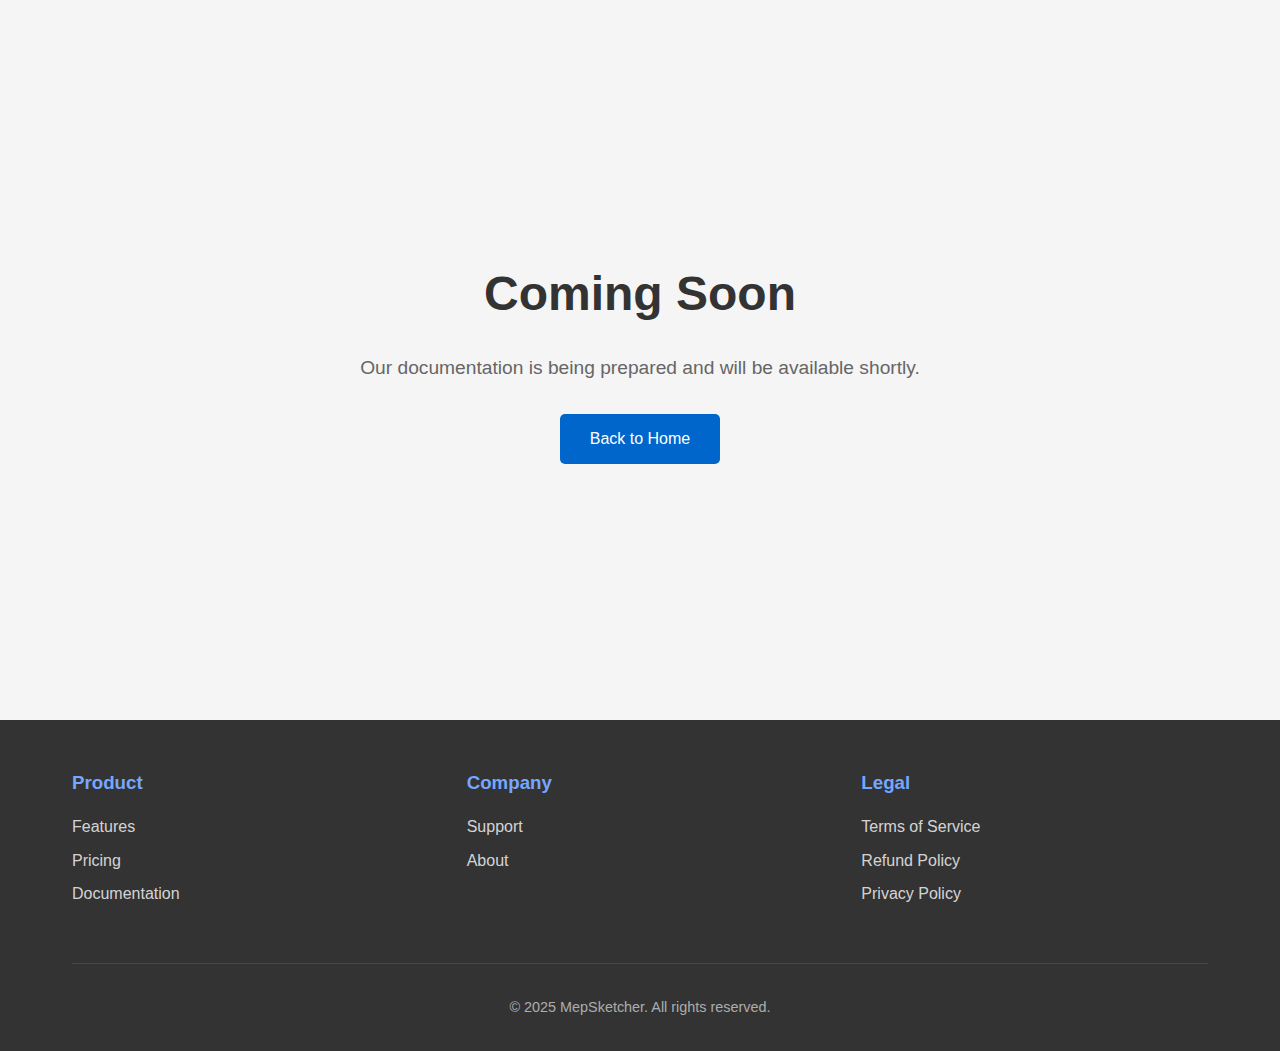
<file: docs.html>
<!DOCTYPE html>
<html lang="en">
<head>
    <meta charset="UTF-8">
    <meta name="viewport" content="width=device-width, initial-scale=1.0">
    <title>Documentation - MepSketcher</title>
    <link rel="stylesheet" href="css/style.css">
    <style>
        .coming-soon-container {
            display: flex;
            flex-direction: column;
            justify-content: center;
            align-items: center;
            min-height: 80vh;
            text-align: center;
            padding: 20px;
        }
        .coming-soon-container h1 {
            font-size: 3rem;
            margin-bottom: 20px;
            color: #333;
        }
        .coming-soon-container p {
            font-size: 1.2rem;
            color: #666;
            margin-bottom: 30px;
        }
        .coming-soon-container a {
            display: inline-block;
            padding: 12px 30px;
            background-color: #0066cc;
            color: white;
            text-decoration: none;
            border-radius: 5px;
            transition: background-color 0.3s;
        }
        .coming-soon-container a:hover {
            background-color: #0052a3;
        }
    </style>
</head>
<body>
    <div class="coming-soon-container">
        <h1>Coming Soon</h1>
        <p>Our documentation is being prepared and will be available shortly.</p>
        <a href="/">Back to Home</a>
    </div>

    <!-- Footer -->
    <footer class="footer">
        <div class="container">
            <div class="footer-content">
                <div class="footer-section">
                    <h3>Product</h3>
                    <ul class="footer-links">
                        <li><a href="index.html#features">Features</a></li>
                        <li><a href="index.html#pricing">Pricing</a></li>
                        <li><a href="docs.html">Documentation</a></li>
                    </ul>
                </div>
                <div class="footer-section">
                    <h3>Company</h3>
                    <ul class="footer-links">
                        <li><a href="support.html">Support</a></li>
                        <li><a href="index.html#about">About</a></li>
                    </ul>
                </div>
                <div class="footer-section">
                    <h3>Legal</h3>
                    <ul class="footer-links">
                        <li><a href="terms-of-service.html">Terms of Service</a></li>
                        <li><a href="refund-policy.html">Refund Policy</a></li>
                        <li><a href="privacy-policy.html">Privacy Policy</a></li>
                    </ul>
                </div>
            </div>
            <div class="footer-bottom">
                <p>&copy; 2025 MepSketcher. All rights reserved.</p>
            </div>
        </div>
    </footer>
</body>
</html>
</file>
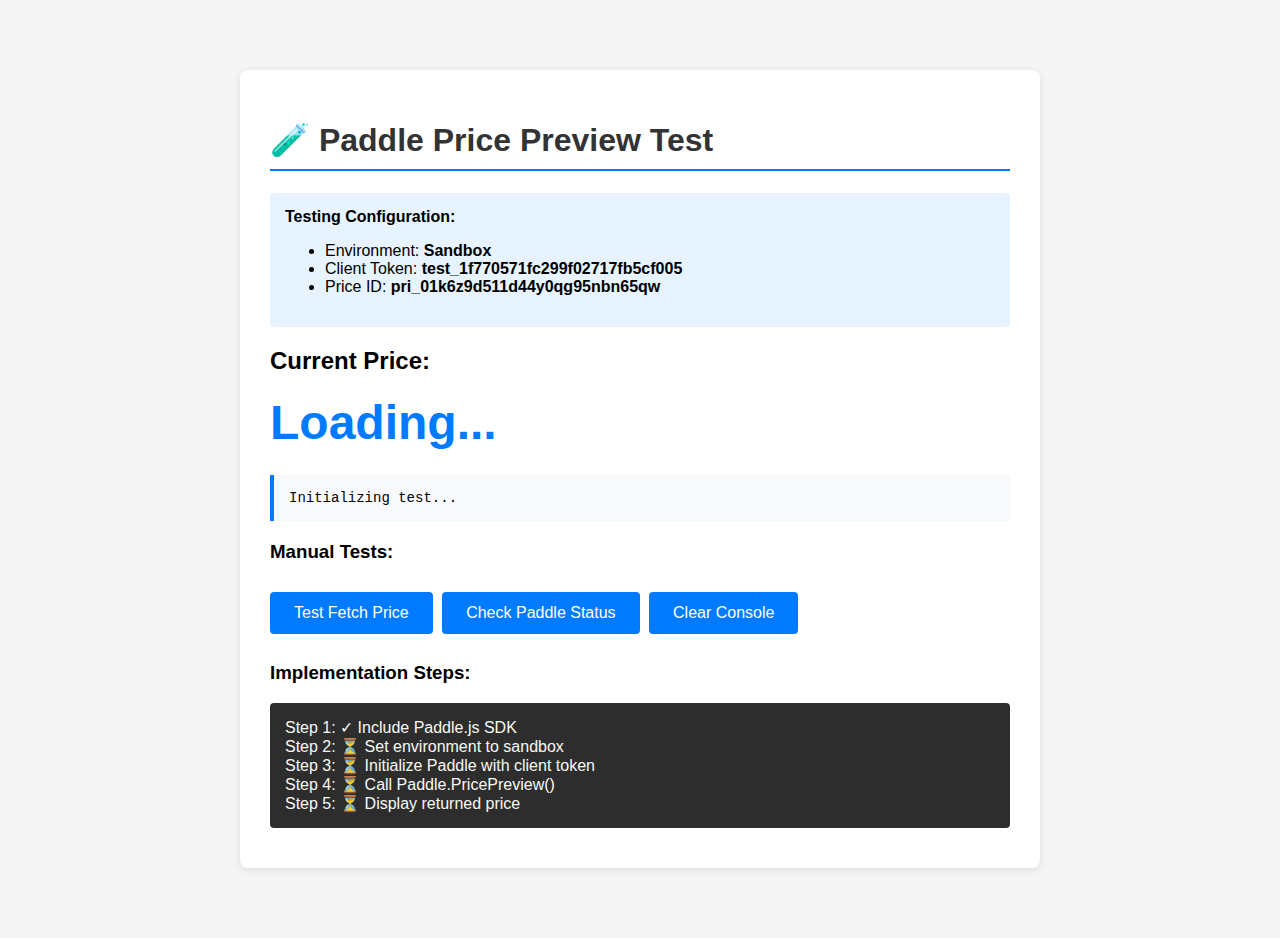
<file: paddle-test.html>
<!DOCTYPE html>
<html lang="en">
<head>
    <meta charset="UTF-8">
    <meta name="viewport" content="width=device-width, initial-scale=1.0">
    <title>Paddle Price Test - Minimal Example</title>
    <style>
        body {
            font-family: Arial, sans-serif;
            max-width: 800px;
            margin: 50px auto;
            padding: 20px;
            background: #f5f5f5;
        }
        .test-container {
            background: white;
            padding: 30px;
            border-radius: 8px;
            box-shadow: 0 2px 10px rgba(0,0,0,0.1);
        }
        h1 {
            color: #333;
            border-bottom: 2px solid #007bff;
            padding-bottom: 10px;
        }
        .price-display {
            font-size: 48px;
            font-weight: bold;
            color: #007bff;
            margin: 20px 0;
            min-height: 60px;
        }
        .status {
            background: #f8f9fa;
            padding: 15px;
            border-left: 4px solid #007bff;
            margin: 20px 0;
            font-family: monospace;
            font-size: 14px;
        }
        .error {
            border-left-color: #dc3545;
            color: #dc3545;
        }
        .success {
            border-left-color: #28a745;
            color: #28a745;
        }
        button {
            background: #007bff;
            color: white;
            border: none;
            padding: 12px 24px;
            font-size: 16px;
            border-radius: 4px;
            cursor: pointer;
            margin: 10px 5px 10px 0;
        }
        button:hover {
            background: #0056b3;
        }
        .info {
            background: #e7f3ff;
            padding: 15px;
            border-radius: 4px;
            margin: 20px 0;
        }
        .code {
            background: #2d2d2d;
            color: #f8f8f2;
            padding: 15px;
            border-radius: 4px;
            overflow-x: auto;
            margin: 10px 0;
        }
    </style>
</head>
<body>
    <div class="test-container">
        <h1>🧪 Paddle Price Preview Test</h1>
        
        <div class="info">
            <strong>Testing Configuration:</strong>
            <ul>
                <li>Environment: <strong>Sandbox</strong></li>
                <li>Client Token: <strong>test_1f770571fc299f02717fb5cf005</strong></li>
                <li>Price ID: <strong>pri_01k6z9d511d44y0qg95nbn65qw</strong></li>
            </ul>
        </div>

        <h2>Current Price:</h2>
        <div id="price-display" class="price-display">Loading...</div>

        <div id="status" class="status">Initializing test...</div>

        <h3>Manual Tests:</h3>
        <button onclick="testFetchPrice()">Test Fetch Price</button>
        <button onclick="testPaddleStatus()">Check Paddle Status</button>
        <button onclick="clearConsole()">Clear Console</button>

        <h3>Implementation Steps:</h3>
        <div class="code">
Step 1: ✓ Include Paddle.js SDK<br>
Step 2: ⏳ Set environment to sandbox<br>
Step 3: ⏳ Initialize Paddle with client token<br>
Step 4: ⏳ Call Paddle.PricePreview()<br>
Step 5: ⏳ Display returned price
        </div>
    </div>

    <!-- Step 1: Include Paddle.js SDK v2 -->
    <script src="https://cdn.paddle.com/paddle/v2/paddle.js"></script>

    <!-- Step 2-5: Initialize and fetch price -->
    <script type="text/javascript">
        // Configuration
        const PRICE_ID = 'pri_01k6z9d511d44y0qg95nbn65qw';
        const CLIENT_TOKEN = 'test_1f770571fc299f02717fb5cf005';
        
        // Update status display
        function updateStatus(message, type = 'info') {
            const statusEl = document.getElementById('status');
            statusEl.textContent = message;
            statusEl.className = 'status ' + type;
            console.log(`[${type.toUpperCase()}] ${message}`);
        }

        // Update price display
        function updatePrice(price) {
            document.getElementById('price-display').textContent = price;
        }

        // Main initialization function
        function initializePaddleTest() {
            console.log('=== PADDLE INITIALIZATION TEST ===');
            console.log('1. Checking if Paddle SDK loaded...');
            
            if (typeof Paddle === 'undefined') {
                updateStatus('ERROR: Paddle SDK not loaded!', 'error');
                updatePrice('Error');
                return;
            }
            
            console.log('✓ Paddle SDK loaded successfully');
            updateStatus('Step 1: Paddle SDK loaded ✓');

            // Step 2: Set environment to sandbox
            console.log('2. Setting environment to sandbox...');
            try {
                Paddle.Environment.set("sandbox");
                console.log('✓ Environment set to sandbox');
                updateStatus('Step 2: Environment set to sandbox ✓');
            } catch (error) {
                console.error('✗ Failed to set environment:', error);
                updateStatus('ERROR: Failed to set environment - ' + error.message, 'error');
                return;
            }

            // Step 3: Initialize Paddle with client token
            console.log('3. Initializing Paddle with client token...');
            console.log('   Token:', CLIENT_TOKEN.substring(0, 15) + '...');
            try {
                Paddle.Initialize({ 
                    token: CLIENT_TOKEN,
                    eventCallback: function(data) {
                        console.log('Paddle Event:', data);
                    }
                });
                console.log('✓ Paddle initialized successfully');
                updateStatus('Step 3: Paddle initialized ✓');
            } catch (error) {
                console.error('✗ Failed to initialize Paddle:', error);
                updateStatus('ERROR: Failed to initialize - ' + error.message, 'error');
                return;
            }

            // Step 4: Fetch price using PricePreview
            console.log('4. Fetching price from Paddle...');
            console.log('   Price ID:', PRICE_ID);
            fetchPrice();
        }

        // Fetch price from Paddle
        function fetchPrice() {
            const request = {
                items: [{
                    priceId: PRICE_ID,
                    quantity: 1
                }]
            };

            console.log('   Request:', JSON.stringify(request, null, 2));
            updateStatus('Step 4: Calling Paddle.PricePreview()...');

            Paddle.PricePreview(request)
                .then(function(result) {
                    console.log('✓ Price preview response received');
                    console.log('   Full response:', result);
                    
                    if (result && result.data && result.data.details && result.data.details.lineItems) {
                        const lineItem = result.data.details.lineItems[0];
                        const price = lineItem.formattedTotals.subtotal;
                        
                        console.log('✓ Price extracted:', price);
                        console.log('   Line item details:', lineItem);
                        
                        updatePrice(price);
                        updateStatus('SUCCESS: Price fetched from Paddle! ✓', 'success');
                        
                        // Log all available pricing info
                        console.log('=== PRICING DETAILS ===');
                        console.log('Subtotal:', lineItem.formattedTotals.subtotal);
                        console.log('Total:', lineItem.formattedTotals.total);
                        console.log('Tax:', lineItem.formattedTotals.tax);
                        console.log('Currency:', result.data.currencyCode);
                    } else {
                        console.error('✗ Unexpected response structure:', result);
                        updateStatus('ERROR: Invalid response structure', 'error');
                        updatePrice('Error');
                    }
                })
                .catch(function(error) {
                    console.error('✗ Failed to fetch price:', error);
                    console.error('   Error details:', error);
                    updateStatus('ERROR: ' + error.message, 'error');
                    updatePrice('Error');
                });
        }

        // Test function for manual triggering
        function testFetchPrice() {
            console.log('\n=== MANUAL TEST TRIGGERED ===');
            updateStatus('Manually fetching price...');
            fetchPrice();
        }

        // Check Paddle status
        function testPaddleStatus() {
            console.log('\n=== PADDLE STATUS CHECK ===');
            console.log('Paddle loaded:', typeof Paddle !== 'undefined');
            
            if (typeof Paddle !== 'undefined') {
                console.log('Paddle.Environment:', typeof Paddle.Environment);
                console.log('Paddle.Initialize:', typeof Paddle.Initialize);
                console.log('Paddle.Checkout:', typeof Paddle.Checkout);
                console.log('Paddle.PricePreview:', typeof Paddle.PricePreview);
                console.log('Paddle.Status:', Paddle.Status);
            }
            
            updateStatus('Status logged to console. Check browser console (F12).');
        }

        // Clear console
        function clearConsole() {
            console.clear();
            updateStatus('Console cleared. Ready for new test.');
        }

        // Wait for Paddle SDK to be ready, then initialize
        function waitForPaddle() {
            if (typeof Paddle !== 'undefined') {
                // Paddle is ready
                initializePaddleTest();
            } else {
                // Wait a bit longer
                console.log('Waiting for Paddle SDK to load...');
                setTimeout(waitForPaddle, 100);
            }
        }

        // Start when page loads
        if (document.readyState === 'loading') {
            document.addEventListener('DOMContentLoaded', waitForPaddle);
        } else {
            waitForPaddle();
        }
    </script>
</body>
</html>
</file>
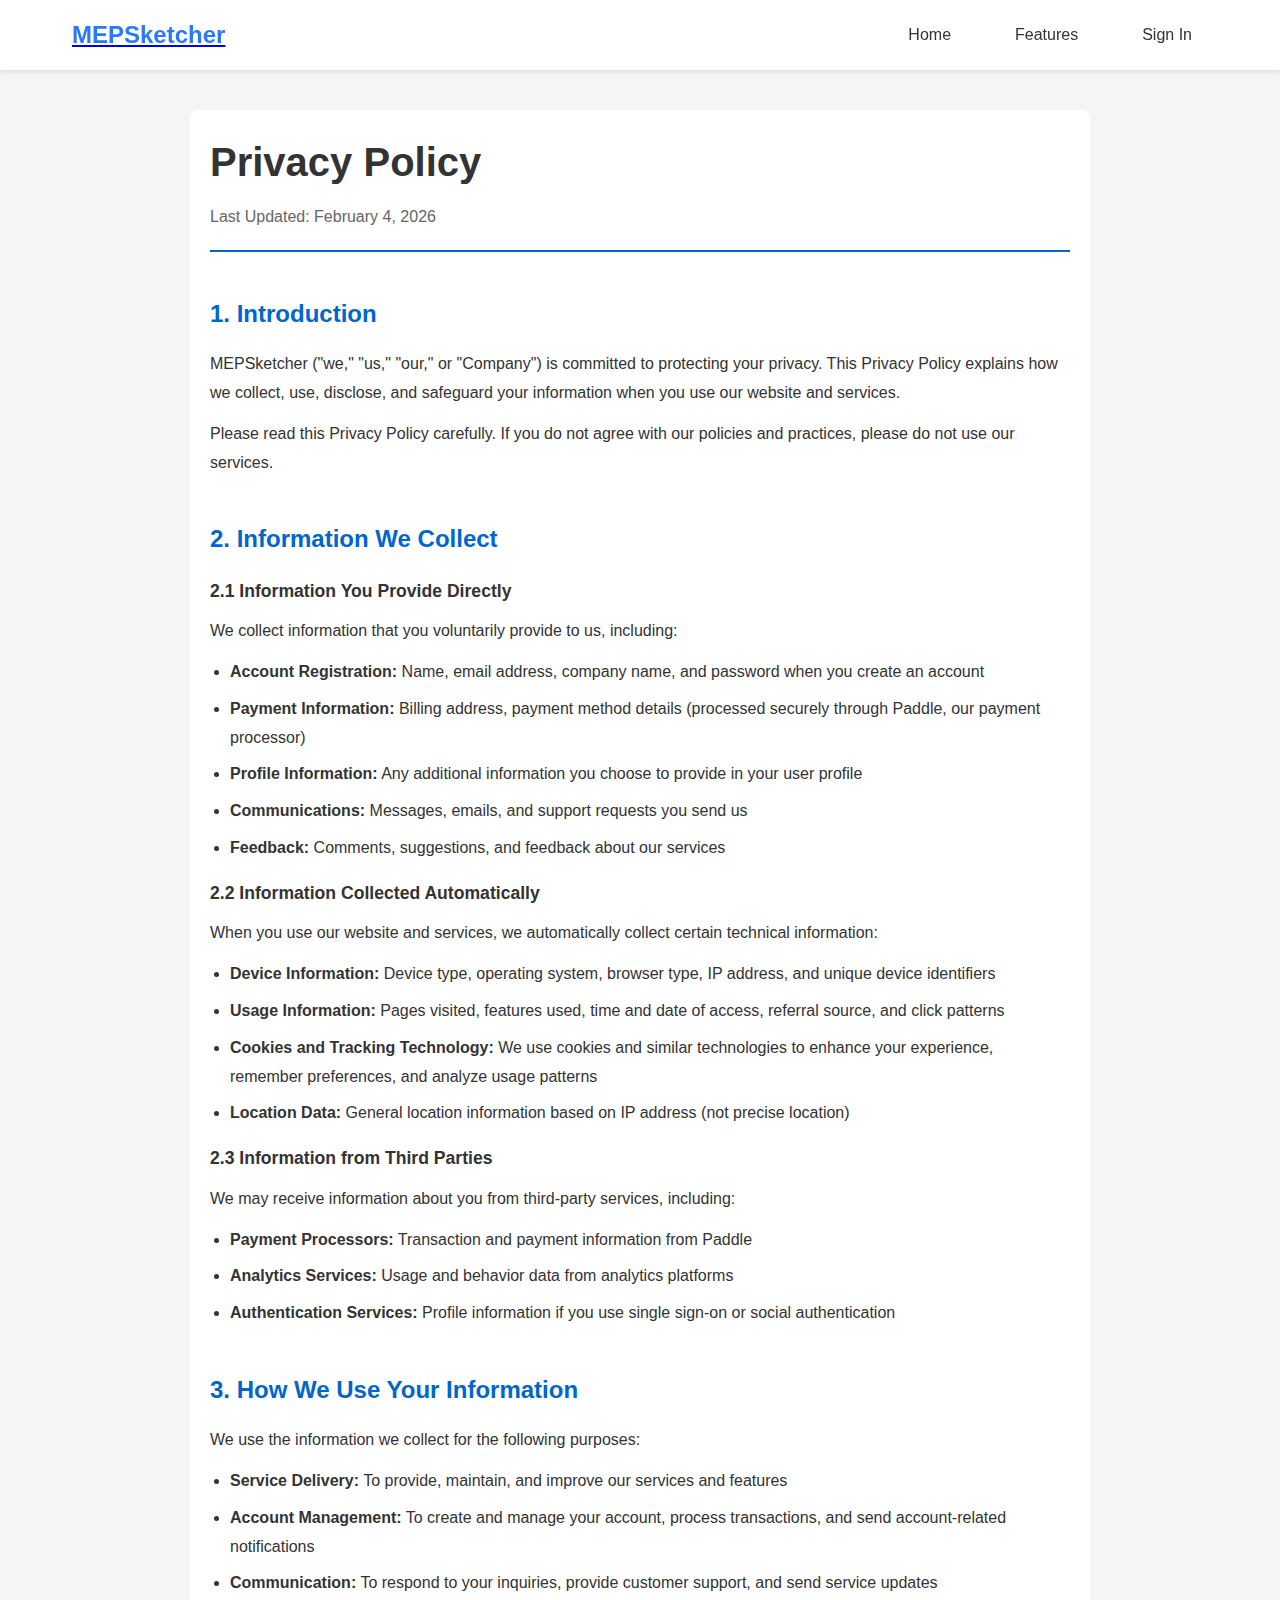
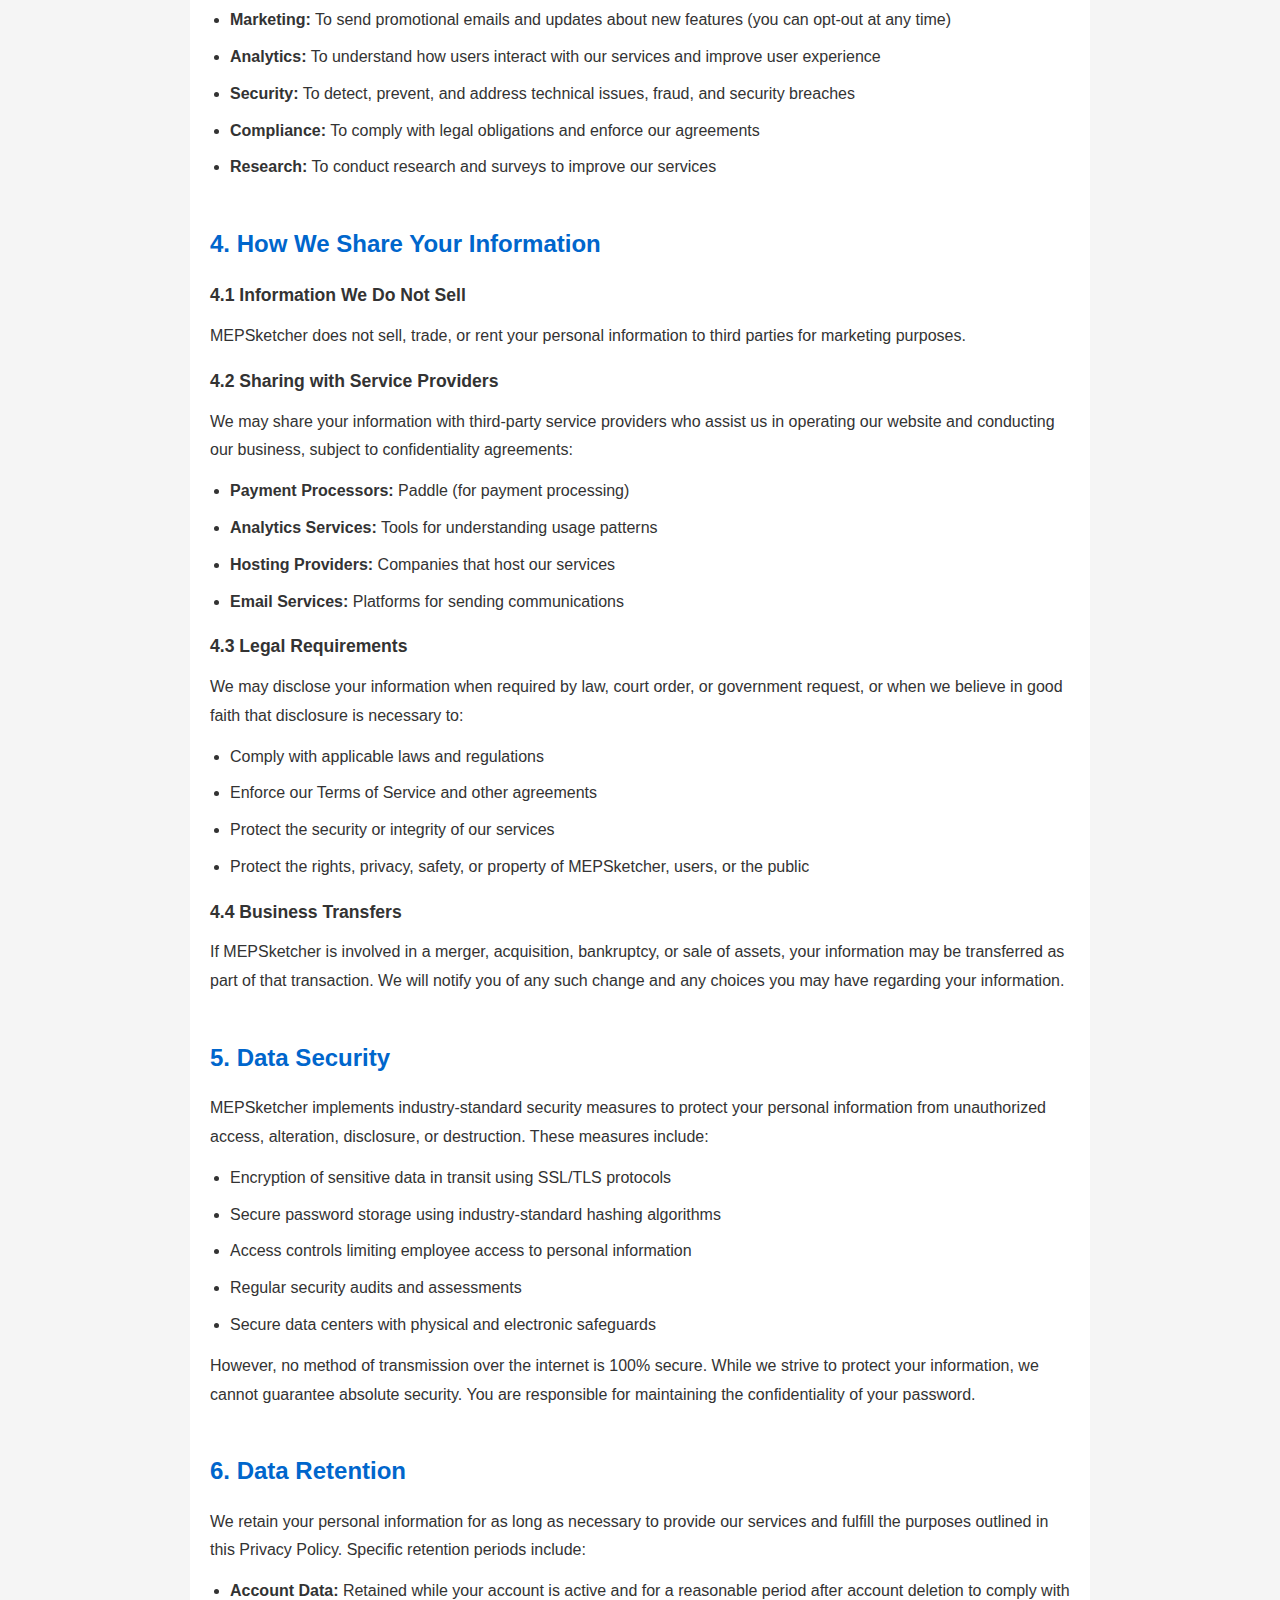
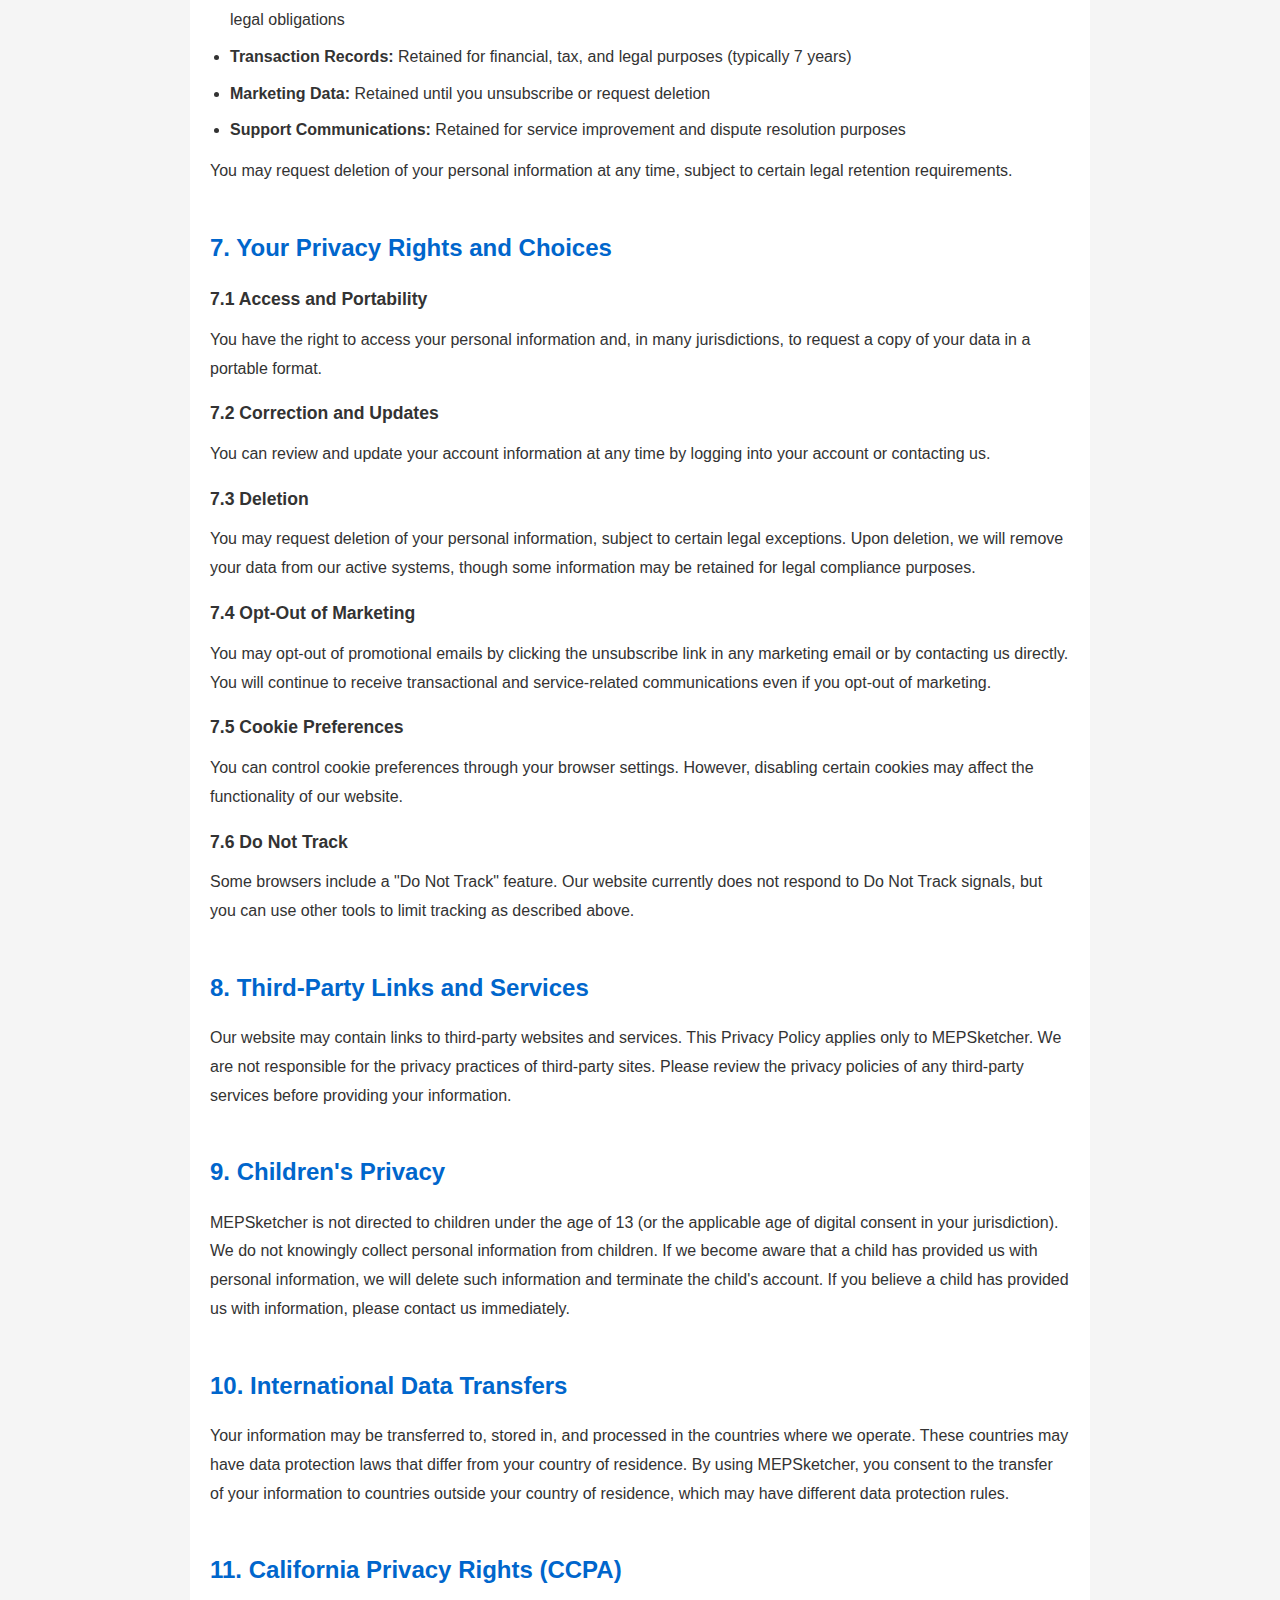
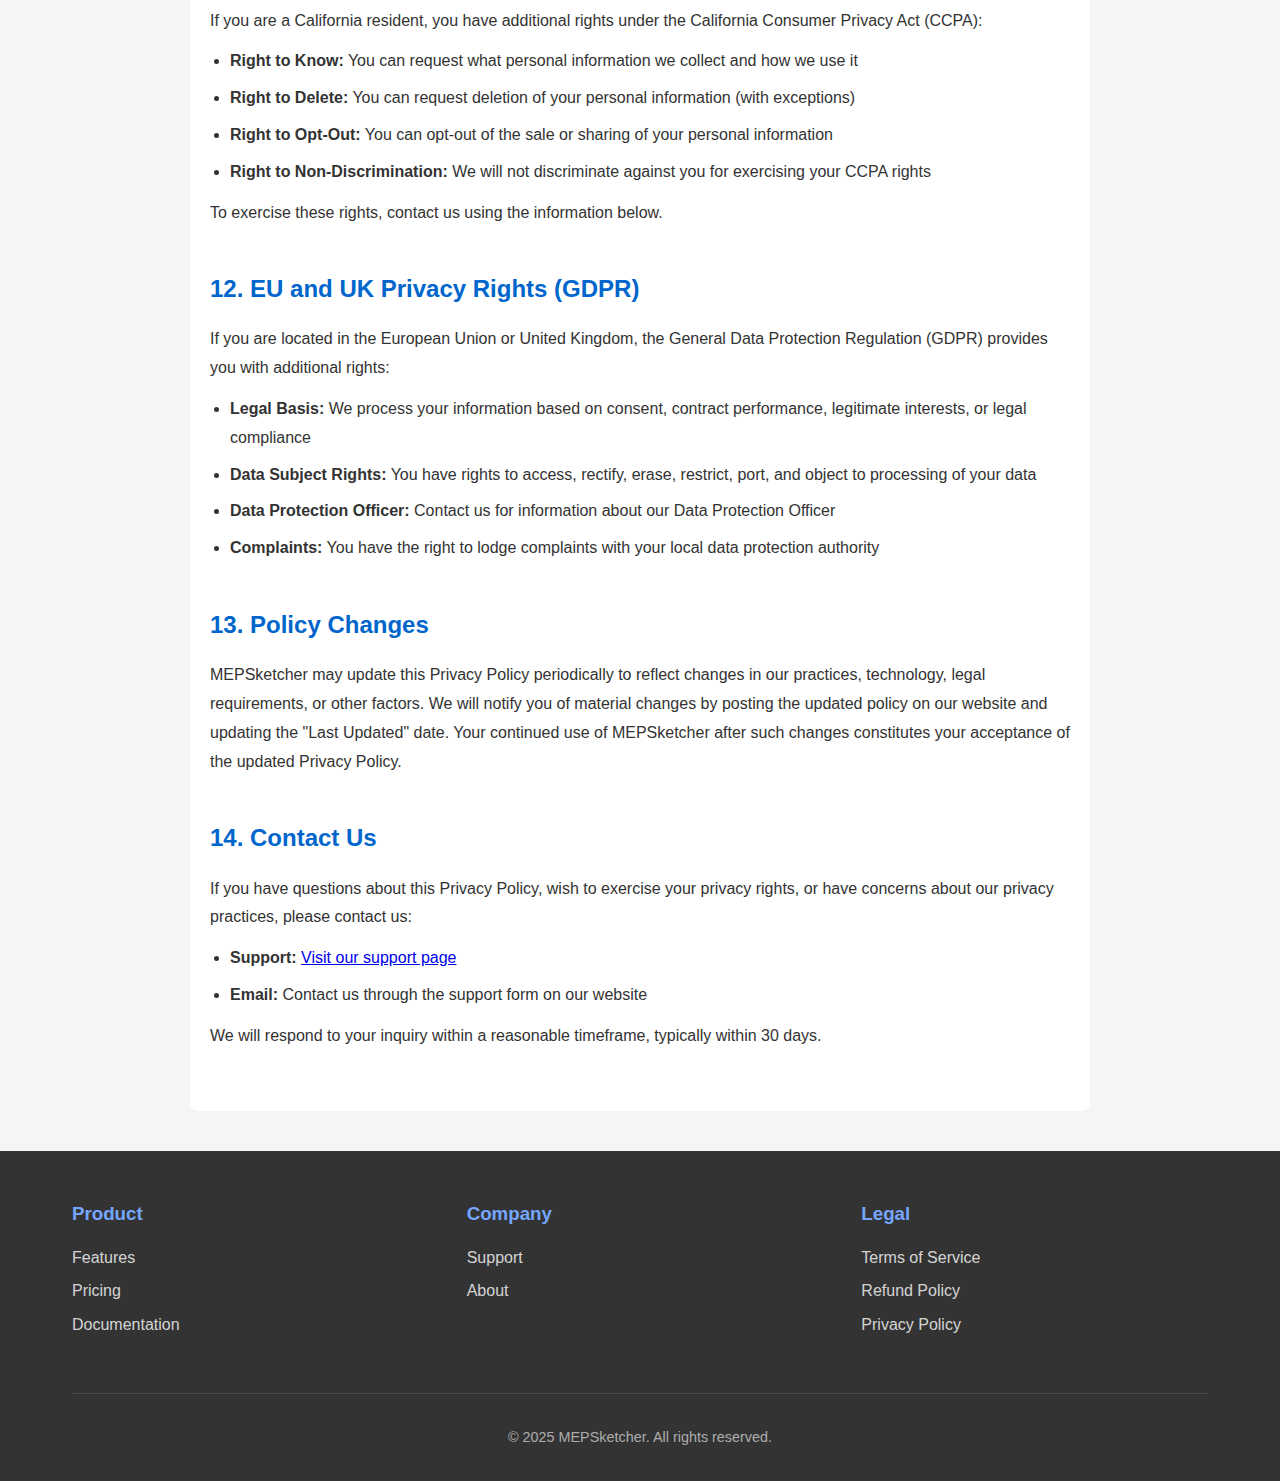
<file: privacy-policy.html>
<!DOCTYPE html>
<html lang="en">
<head>
    <meta charset="UTF-8">
    <meta name="viewport" content="width=device-width, initial-scale=1.0">
    <meta name="description" content="MEPSketcher Privacy Policy">
    
    <title>Privacy Policy - MEPSketcher</title>
        <link rel="icon" type="image/svg+xml" href="images/favicon.svg">
    <link rel="shortcut icon" href="images/favicon.svg">
    <link rel="stylesheet" href="css/style.css">
    <style>
        .policy-container {
            max-width: 900px;
            margin: 40px auto;
            padding: 20px;
            background: white;
            border-radius: 8px;
        }
        
        .policy-header {
            margin-bottom: 40px;
            border-bottom: 2px solid #0066cc;
            padding-bottom: 20px;
        }
        
        .policy-header h1 {
            font-size: 2.5rem;
            color: #333;
            margin: 0 0 10px 0;
        }
        
        .policy-header p {
            color: #666;
            font-size: 1rem;
        }
        
        .policy-content {
            line-height: 1.8;
            color: #333;
        }
        
        .policy-section {
            margin-bottom: 40px;
        }
        
        .policy-section h2 {
            font-size: 1.5rem;
            color: #0066cc;
            margin-bottom: 15px;
            margin-top: 30px;
        }
        
        .policy-section h3 {
            font-size: 1.1rem;
            color: #333;
            margin-bottom: 10px;
            margin-top: 15px;
            font-weight: 600;
        }
        
        .policy-section p {
            margin-bottom: 12px;
        }
        
        .policy-section ul {
            margin-left: 20px;
            margin-bottom: 12px;
        }
        
        .policy-section li {
            margin-bottom: 8px;
        }
        
        .highlight-box {
            background-color: #f0f7ff;
            border-left: 4px solid #0066cc;
            padding: 15px;
            margin: 20px 0;
            border-radius: 4px;
        }
    </style>
</head>
<body>
    <!-- Navigation -->
    <nav class="navbar">
        <div class="nav-container">
            <div class="nav-brand">
                <a href="index.html" class="brand-link">
                    <span class="logo-text">MEPSketcher</span>
                </a>
            </div>
            <ul class="nav-menu">
                <li><a href="index.html" class="nav-link">Home</a></li>
                <li><a href="index.html#features" class="nav-link">Features</a></li>
                <li><a href="login.html" class="nav-link">Sign In</a></li>
            </ul>
        </div>
    </nav>

    <!-- Privacy Policy Content -->
    <div class="policy-container">
        <div class="policy-header">
            <h1>Privacy Policy</h1>
            <p>Last Updated: February 4, 2026</p>
        </div>

        <div class="policy-content">
            <div class="policy-section">
                <h2>1. Introduction</h2>
                <p>MEPSketcher ("we," "us," "our," or "Company") is committed to protecting your privacy. This Privacy Policy explains how we collect, use, disclose, and safeguard your information when you use our website and services.</p>
                <p>Please read this Privacy Policy carefully. If you do not agree with our policies and practices, please do not use our services.</p>
            </div>

            <div class="policy-section">
                <h2>2. Information We Collect</h2>
                
                <h3>2.1 Information You Provide Directly</h3>
                <p>We collect information that you voluntarily provide to us, including:</p>
                <ul>
                    <li><strong>Account Registration:</strong> Name, email address, company name, and password when you create an account</li>
                    <li><strong>Payment Information:</strong> Billing address, payment method details (processed securely through Paddle, our payment processor)</li>
                    <li><strong>Profile Information:</strong> Any additional information you choose to provide in your user profile</li>
                    <li><strong>Communications:</strong> Messages, emails, and support requests you send us</li>
                    <li><strong>Feedback:</strong> Comments, suggestions, and feedback about our services</li>
                </ul>

                <h3>2.2 Information Collected Automatically</h3>
                <p>When you use our website and services, we automatically collect certain technical information:</p>
                <ul>
                    <li><strong>Device Information:</strong> Device type, operating system, browser type, IP address, and unique device identifiers</li>
                    <li><strong>Usage Information:</strong> Pages visited, features used, time and date of access, referral source, and click patterns</li>
                    <li><strong>Cookies and Tracking Technology:</strong> We use cookies and similar technologies to enhance your experience, remember preferences, and analyze usage patterns</li>
                    <li><strong>Location Data:</strong> General location information based on IP address (not precise location)</li>
                </ul>

                <h3>2.3 Information from Third Parties</h3>
                <p>We may receive information about you from third-party services, including:</p>
                <ul>
                    <li><strong>Payment Processors:</strong> Transaction and payment information from Paddle</li>
                    <li><strong>Analytics Services:</strong> Usage and behavior data from analytics platforms</li>
                    <li><strong>Authentication Services:</strong> Profile information if you use single sign-on or social authentication</li>
                </ul>
            </div>

            <div class="policy-section">
                <h2>3. How We Use Your Information</h2>
                <p>We use the information we collect for the following purposes:</p>
                <ul>
                    <li><strong>Service Delivery:</strong> To provide, maintain, and improve our services and features</li>
                    <li><strong>Account Management:</strong> To create and manage your account, process transactions, and send account-related notifications</li>
                    <li><strong>Communication:</strong> To respond to your inquiries, provide customer support, and send service updates</li>
                    <li><strong>Marketing:</strong> To send promotional emails and updates about new features (you can opt-out at any time)</li>
                    <li><strong>Analytics:</strong> To understand how users interact with our services and improve user experience</li>
                    <li><strong>Security:</strong> To detect, prevent, and address technical issues, fraud, and security breaches</li>
                    <li><strong>Compliance:</strong> To comply with legal obligations and enforce our agreements</li>
                    <li><strong>Research:</strong> To conduct research and surveys to improve our services</li>
                </ul>
            </div>

            <div class="policy-section">
                <h2>4. How We Share Your Information</h2>
                
                <h3>4.1 Information We Do Not Sell</h3>
                <p>MEPSketcher does not sell, trade, or rent your personal information to third parties for marketing purposes.</p>

                <h3>4.2 Sharing with Service Providers</h3>
                <p>We may share your information with third-party service providers who assist us in operating our website and conducting our business, subject to confidentiality agreements:</p>
                <ul>
                    <li><strong>Payment Processors:</strong> Paddle (for payment processing)</li>
                    <li><strong>Analytics Services:</strong> Tools for understanding usage patterns</li>
                    <li><strong>Hosting Providers:</strong> Companies that host our services</li>
                    <li><strong>Email Services:</strong> Platforms for sending communications</li>
                </ul>

                <h3>4.3 Legal Requirements</h3>
                <p>We may disclose your information when required by law, court order, or government request, or when we believe in good faith that disclosure is necessary to:</p>
                <ul>
                    <li>Comply with applicable laws and regulations</li>
                    <li>Enforce our Terms of Service and other agreements</li>
                    <li>Protect the security or integrity of our services</li>
                    <li>Protect the rights, privacy, safety, or property of MEPSketcher, users, or the public</li>
                </ul>

                <h3>4.4 Business Transfers</h3>
                <p>If MEPSketcher is involved in a merger, acquisition, bankruptcy, or sale of assets, your information may be transferred as part of that transaction. We will notify you of any such change and any choices you may have regarding your information.</p>
            </div>

            <div class="policy-section">
                <h2>5. Data Security</h2>
                <p>MEPSketcher implements industry-standard security measures to protect your personal information from unauthorized access, alteration, disclosure, or destruction. These measures include:</p>
                <ul>
                    <li>Encryption of sensitive data in transit using SSL/TLS protocols</li>
                    <li>Secure password storage using industry-standard hashing algorithms</li>
                    <li>Access controls limiting employee access to personal information</li>
                    <li>Regular security audits and assessments</li>
                    <li>Secure data centers with physical and electronic safeguards</li>
                </ul>
                <p>However, no method of transmission over the internet is 100% secure. While we strive to protect your information, we cannot guarantee absolute security. You are responsible for maintaining the confidentiality of your password.</p>
            </div>

            <div class="policy-section">
                <h2>6. Data Retention</h2>
                <p>We retain your personal information for as long as necessary to provide our services and fulfill the purposes outlined in this Privacy Policy. Specific retention periods include:</p>
                <ul>
                    <li><strong>Account Data:</strong> Retained while your account is active and for a reasonable period after account deletion to comply with legal obligations</li>
                    <li><strong>Transaction Records:</strong> Retained for financial, tax, and legal purposes (typically 7 years)</li>
                    <li><strong>Marketing Data:</strong> Retained until you unsubscribe or request deletion</li>
                    <li><strong>Support Communications:</strong> Retained for service improvement and dispute resolution purposes</li>
                </ul>
                <p>You may request deletion of your personal information at any time, subject to certain legal retention requirements.</p>
            </div>

            <div class="policy-section">
                <h2>7. Your Privacy Rights and Choices</h2>
                
                <h3>7.1 Access and Portability</h3>
                <p>You have the right to access your personal information and, in many jurisdictions, to request a copy of your data in a portable format.</p>

                <h3>7.2 Correction and Updates</h3>
                <p>You can review and update your account information at any time by logging into your account or contacting us.</p>

                <h3>7.3 Deletion</h3>
                <p>You may request deletion of your personal information, subject to certain legal exceptions. Upon deletion, we will remove your data from our active systems, though some information may be retained for legal compliance purposes.</p>

                <h3>7.4 Opt-Out of Marketing</h3>
                <p>You may opt-out of promotional emails by clicking the unsubscribe link in any marketing email or by contacting us directly. You will continue to receive transactional and service-related communications even if you opt-out of marketing.</p>

                <h3>7.5 Cookie Preferences</h3>
                <p>You can control cookie preferences through your browser settings. However, disabling certain cookies may affect the functionality of our website.</p>

                <h3>7.6 Do Not Track</h3>
                <p>Some browsers include a "Do Not Track" feature. Our website currently does not respond to Do Not Track signals, but you can use other tools to limit tracking as described above.</p>
            </div>

            <div class="policy-section">
                <h2>8. Third-Party Links and Services</h2>
                <p>Our website may contain links to third-party websites and services. This Privacy Policy applies only to MEPSketcher. We are not responsible for the privacy practices of third-party sites. Please review the privacy policies of any third-party services before providing your information.</p>
            </div>

            <div class="policy-section">
                <h2>9. Children's Privacy</h2>
                <p>MEPSketcher is not directed to children under the age of 13 (or the applicable age of digital consent in your jurisdiction). We do not knowingly collect personal information from children. If we become aware that a child has provided us with personal information, we will delete such information and terminate the child's account. If you believe a child has provided us with information, please contact us immediately.</p>
            </div>

            <div class="policy-section">
                <h2>10. International Data Transfers</h2>
                <p>Your information may be transferred to, stored in, and processed in the countries where we operate. These countries may have data protection laws that differ from your country of residence. By using MEPSketcher, you consent to the transfer of your information to countries outside your country of residence, which may have different data protection rules.</p>
            </div>

            <div class="policy-section">
                <h2>11. California Privacy Rights (CCPA)</h2>
                <p>If you are a California resident, you have additional rights under the California Consumer Privacy Act (CCPA):</p>
                <ul>
                    <li><strong>Right to Know:</strong> You can request what personal information we collect and how we use it</li>
                    <li><strong>Right to Delete:</strong> You can request deletion of your personal information (with exceptions)</li>
                    <li><strong>Right to Opt-Out:</strong> You can opt-out of the sale or sharing of your personal information</li>
                    <li><strong>Right to Non-Discrimination:</strong> We will not discriminate against you for exercising your CCPA rights</li>
                </ul>
                <p>To exercise these rights, contact us using the information below.</p>
            </div>

            <div class="policy-section">
                <h2>12. EU and UK Privacy Rights (GDPR)</h2>
                <p>If you are located in the European Union or United Kingdom, the General Data Protection Regulation (GDPR) provides you with additional rights:</p>
                <ul>
                    <li><strong>Legal Basis:</strong> We process your information based on consent, contract performance, legitimate interests, or legal compliance</li>
                    <li><strong>Data Subject Rights:</strong> You have rights to access, rectify, erase, restrict, port, and object to processing of your data</li>
                    <li><strong>Data Protection Officer:</strong> Contact us for information about our Data Protection Officer</li>
                    <li><strong>Complaints:</strong> You have the right to lodge complaints with your local data protection authority</li>
                </ul>
            </div>

            <div class="policy-section">
                <h2>13. Policy Changes</h2>
                <p>MEPSketcher may update this Privacy Policy periodically to reflect changes in our practices, technology, legal requirements, or other factors. We will notify you of material changes by posting the updated policy on our website and updating the "Last Updated" date. Your continued use of MEPSketcher after such changes constitutes your acceptance of the updated Privacy Policy.</p>
            </div>

            <div class="policy-section">
                <h2>14. Contact Us</h2>
                <p>If you have questions about this Privacy Policy, wish to exercise your privacy rights, or have concerns about our privacy practices, please contact us:</p>
                <ul>
                    <li><strong>Support:</strong> <a href="support.html">Visit our support page</a></li>
                    <li><strong>Email:</strong> Contact us through the support form on our website</li>
                </ul>
                <p>We will respond to your inquiry within a reasonable timeframe, typically within 30 days.</p>
            </div>

        </div>
    </div>

    <!-- Footer -->
    <footer class="footer">
        <div class="container">
            <div class="footer-content">
                <div class="footer-section">
                    <h3>Product</h3>
                    <ul class="footer-links">
                        <li><a href="index.html#features">Features</a></li>
                        <li><a href="index.html#pricing">Pricing</a></li>
                        <li><a href="docs.html">Documentation</a></li>
                    </ul>
                </div>
                <div class="footer-section">
                    <h3>Company</h3>
                    <ul class="footer-links">
                        <li><a href="support.html">Support</a></li>
                        <li><a href="index.html#about">About</a></li>
                    </ul>
                </div>
                <div class="footer-section">
                    <h3>Legal</h3>
                    <ul class="footer-links">
                        <li><a href="terms-of-service.html">Terms of Service</a></li>
                        <li><a href="refund-policy.html">Refund Policy</a></li>
                        <li><a href="privacy-policy.html">Privacy Policy</a></li>
                    </ul>
                </div>
            </div>
            <div class="footer-bottom">
                <p>&copy; 2025 MEPSketcher. All rights reserved.</p>
            </div>
        </div>
    </footer>
</body>
</html>
</file>
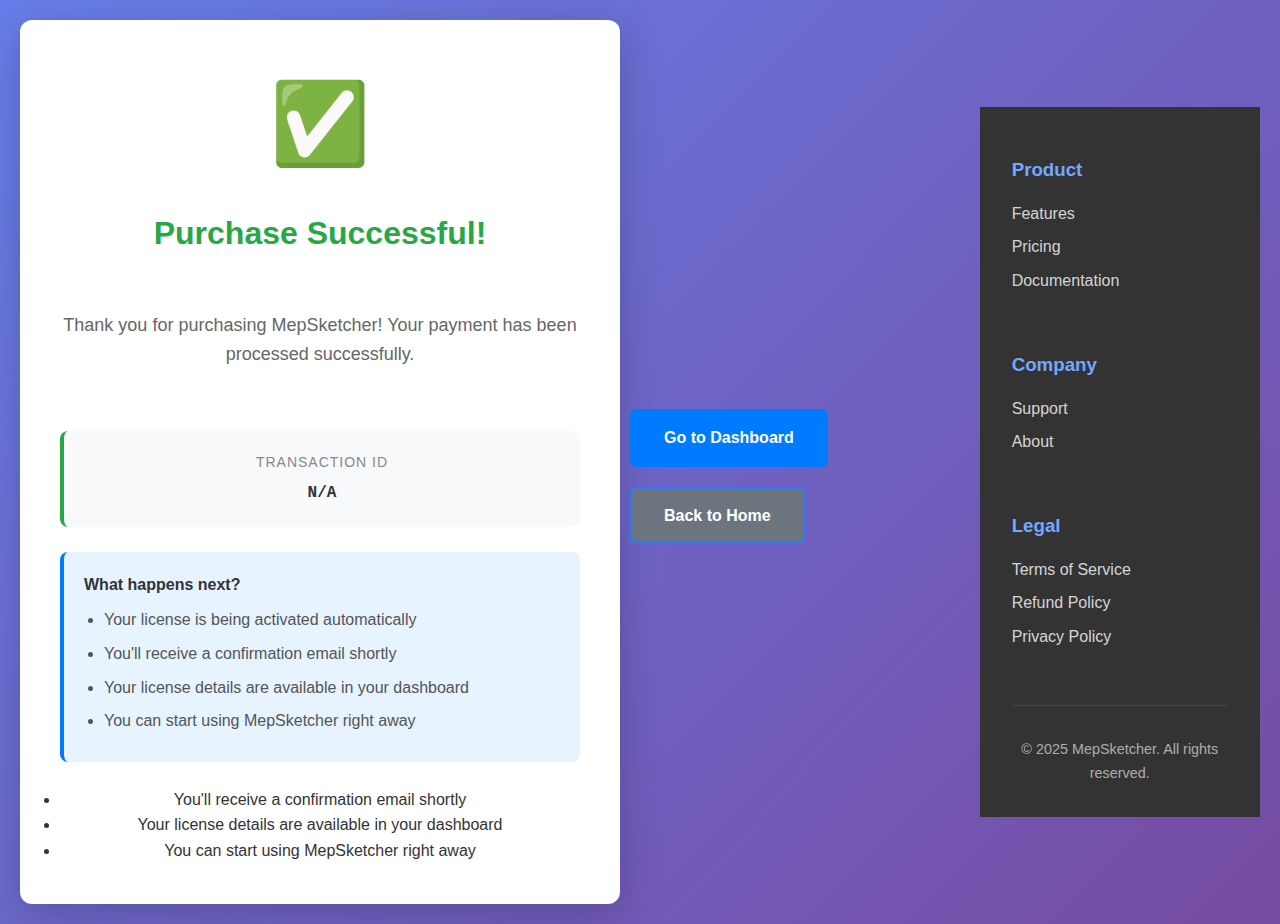
<file: purchase-success.html>
<!DOCTYPE html>
<html lang="en">
<head>
    <meta charset="UTF-8">
    <meta name="viewport" content="width=device-width, initial-scale=1.0">
    <meta name="description" content="Purchase Successful - MepSketcher">
    
    <!-- Content Security Policy -->
    <meta http-equiv="Content-Security-Policy" content="
        default-src 'self';
        script-src 'self' 'unsafe-inline' 'unsafe-eval' https://cdn.paddle.com https://cdn.jsdelivr.net;
        style-src 'self' 'unsafe-inline' https://cdn.paddle.com https://sandbox-cdn.paddle.com;
        connect-src 'self' https://*.paddle.com https://sandbox-checkout-service.paddle.com https://checkout-service.paddle.com https://*.supabase.co;
        img-src 'self' data: https:;
        font-src 'self' data:;
        frame-src https://sandbox-buy.paddle.com https://buy.paddle.com;
    ">
    
    <title>Purchase Successful - MepSketcher</title>
        <link rel="icon" type="image/svg+xml" href="images/favicon.svg">
    <link rel="shortcut icon" href="images/favicon.svg">
    <link rel="stylesheet" href="css/style.css">
    <style>
        body {
            background: linear-gradient(135deg, #667eea 0%, #764ba2 100%);
            min-height: 100vh;
            display: flex;
            align-items: center;
            justify-content: center;
            padding: 20px;
        }
        .success-container {
            max-width: 600px;
            width: 100%;
            padding: 40px;
            text-align: center;
            background: white;
            border-radius: 12px;
            box-shadow: 0 10px 40px rgba(0,0,0,0.2);
        }
        .success-icon {
            font-size: 80px;
            margin-bottom: 20px;
            animation: scaleIn 0.5s ease-out;
        }
        @keyframes scaleIn {
            from { transform: scale(0); }
            to { transform: scale(1); }
        }
        .success-title {
            font-size: 32px;
            color: #28a745;
            margin-bottom: 20px;
            font-weight: bold;
        }
        .success-message {
            font-size: 18px;
            color: #666;
            margin-bottom: 30px;
            line-height: 1.6;
        }
        .transaction-box {
            background: #f8f9fa;
            padding: 20px;
            border-radius: 8px;
            margin: 25px 0;
            border-left: 4px solid #28a745;
        }
        .transaction-label {
            font-size: 14px;
            color: #888;
            margin-bottom: 8px;
            text-transform: uppercase;
            letter-spacing: 1px;
        }
        .transaction-id {
            font-family: 'Courier New', monospace;
            font-size: 16px;
            color: #333;
            word-break: break-all;
            font-weight: bold;
        }
        .info-box {
            background: #e7f3ff;
            padding: 20px;
            border-radius: 8px;
            margin: 25px 0;
            border-left: 4px solid #007bff;
            text-align: left;
        }
        .info-box ul {
            margin: 10px 0 0 20px;
            color: #555;
        }
        .info-box li {
            margin: 8px 0;
        }
        .btn {
            display: inline-block;
            padding: 14px 32px;
            margin: 10px;
            text-decoration: none;
            border-radius: 6px;
            font-weight: 600;
            transition: all 0.3s;
        }
        .btn-primary {
            background: #007bff;
            color: white;
        }
        .btn-primary:hover {
            background: #0056b3;
            transform: translateY(-2px);
            box-shadow: 0 4px 12px rgba(0,123,255,0.3);
        }
        .btn-secondary {
            background: #6c757d;
            color: white;
        }
        .btn-secondary:hover {
            background: #545b62;
        }
    </style>
</head>
<body>
    <div class="success-container">
        <div class="success-icon">✅</div>
        <h1 class="success-title">Purchase Successful!</h1>
        <p class="success-message">
            Thank you for purchasing MepSketcher! Your payment has been processed successfully.
        </p>
        
        <div class="transaction-box">
            <div class="transaction-label">Transaction ID</div>
            <div class="transaction-id" id="transactionId">Loading...</div>
        </div>

        <div class="info-box">
            <strong>What happens next?</strong>
            <ul>
                <li>Your license is being activated automatically</li>
                <li>You'll receive a confirmation email shortly</li>
                <li>Your license details are available in your dashboard</li>
                <li>You can start using MepSketcher right away</li>
            </ul>
        </div>

                <li>You'll receive a confirmation email shortly</li>
                <li>Your license details are available in your dashboard</li>
                <li>You can start using MepSketcher right away</li>
            </ul>
        </div>

        <div style="margin-top: 30px;">
            <a href="dashboard.html" class="btn btn-primary">Go to Dashboard</a>
            <a href="index.html" class="btn btn-secondary">Back to Home</a>
        </div>
    </div>

    <!-- Footer -->
    <footer class="footer">
        <div class="container">
            <div class="footer-content">
                <div class="footer-section">
                    <h3>Product</h3>
                    <ul class="footer-links">
                        <li><a href="index.html#features">Features</a></li>
                        <li><a href="index.html#pricing">Pricing</a></li>
                        <li><a href="docs.html">Documentation</a></li>
                    </ul>
                </div>
                <div class="footer-section">
                    <h3>Company</h3>
                    <ul class="footer-links">
                        <li><a href="support.html">Support</a></li>
                        <li><a href="index.html#about">About</a></li>
                    </ul>
                </div>
                <div class="footer-section">
                    <h3>Legal</h3>
                    <ul class="footer-links">
                        <li><a href="terms-of-service.html">Terms of Service</a></li>
                        <li><a href="refund-policy.html">Refund Policy</a></li>
                        <li><a href="privacy-policy.html">Privacy Policy</a></li>
                    </ul>
                </div>
            </div>
            <div class="footer-bottom">
                <p>&copy; 2025 MepSketcher. All rights reserved.</p>
            </div>
        </div>
    </footer>

    <script>
        // Get transaction ID from URL
        const urlParams = new URLSearchParams(window.location.search);
        const transactionId = urlParams.get('transaction');
        
        const transactionElement = document.getElementById('transactionId');
        if (transactionId) {
            transactionElement.textContent = transactionId;
        } else {
            transactionElement.textContent = 'N/A';
        }
    </script>
</body>
</html>
</file>
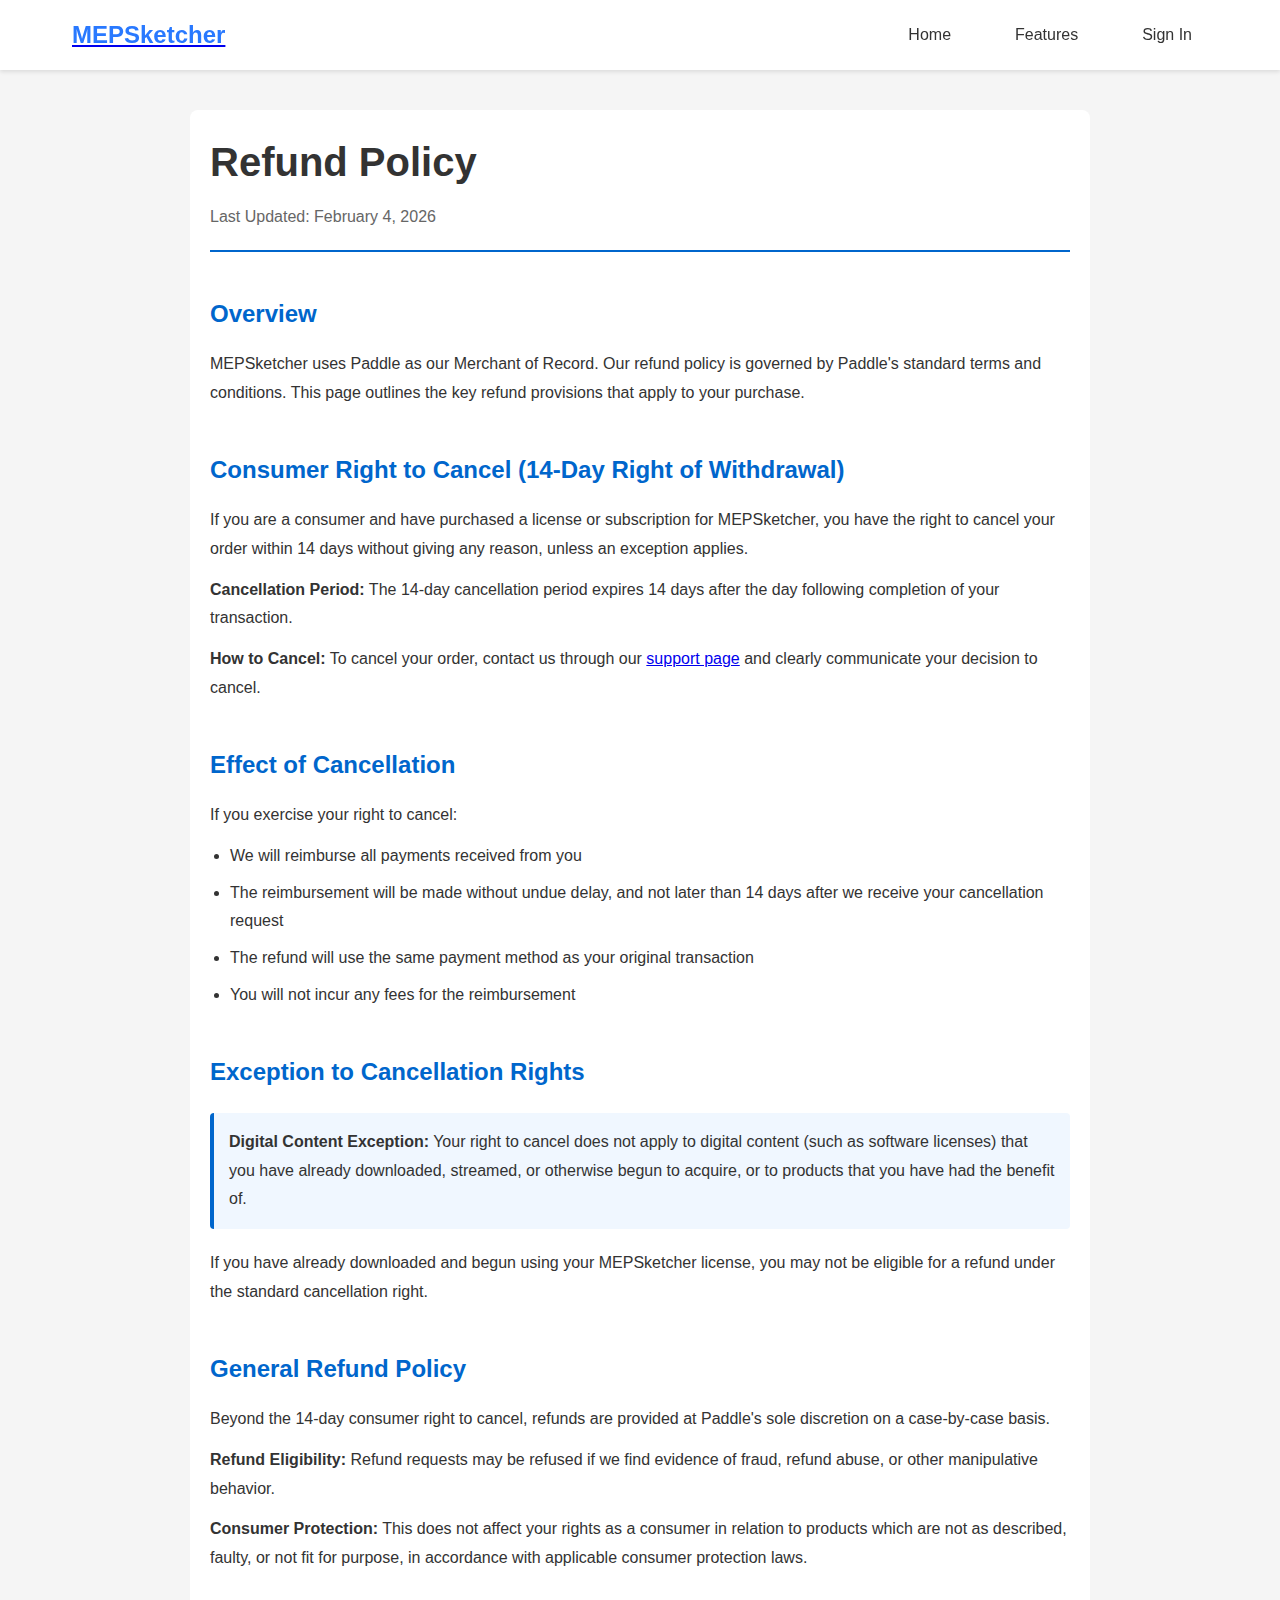
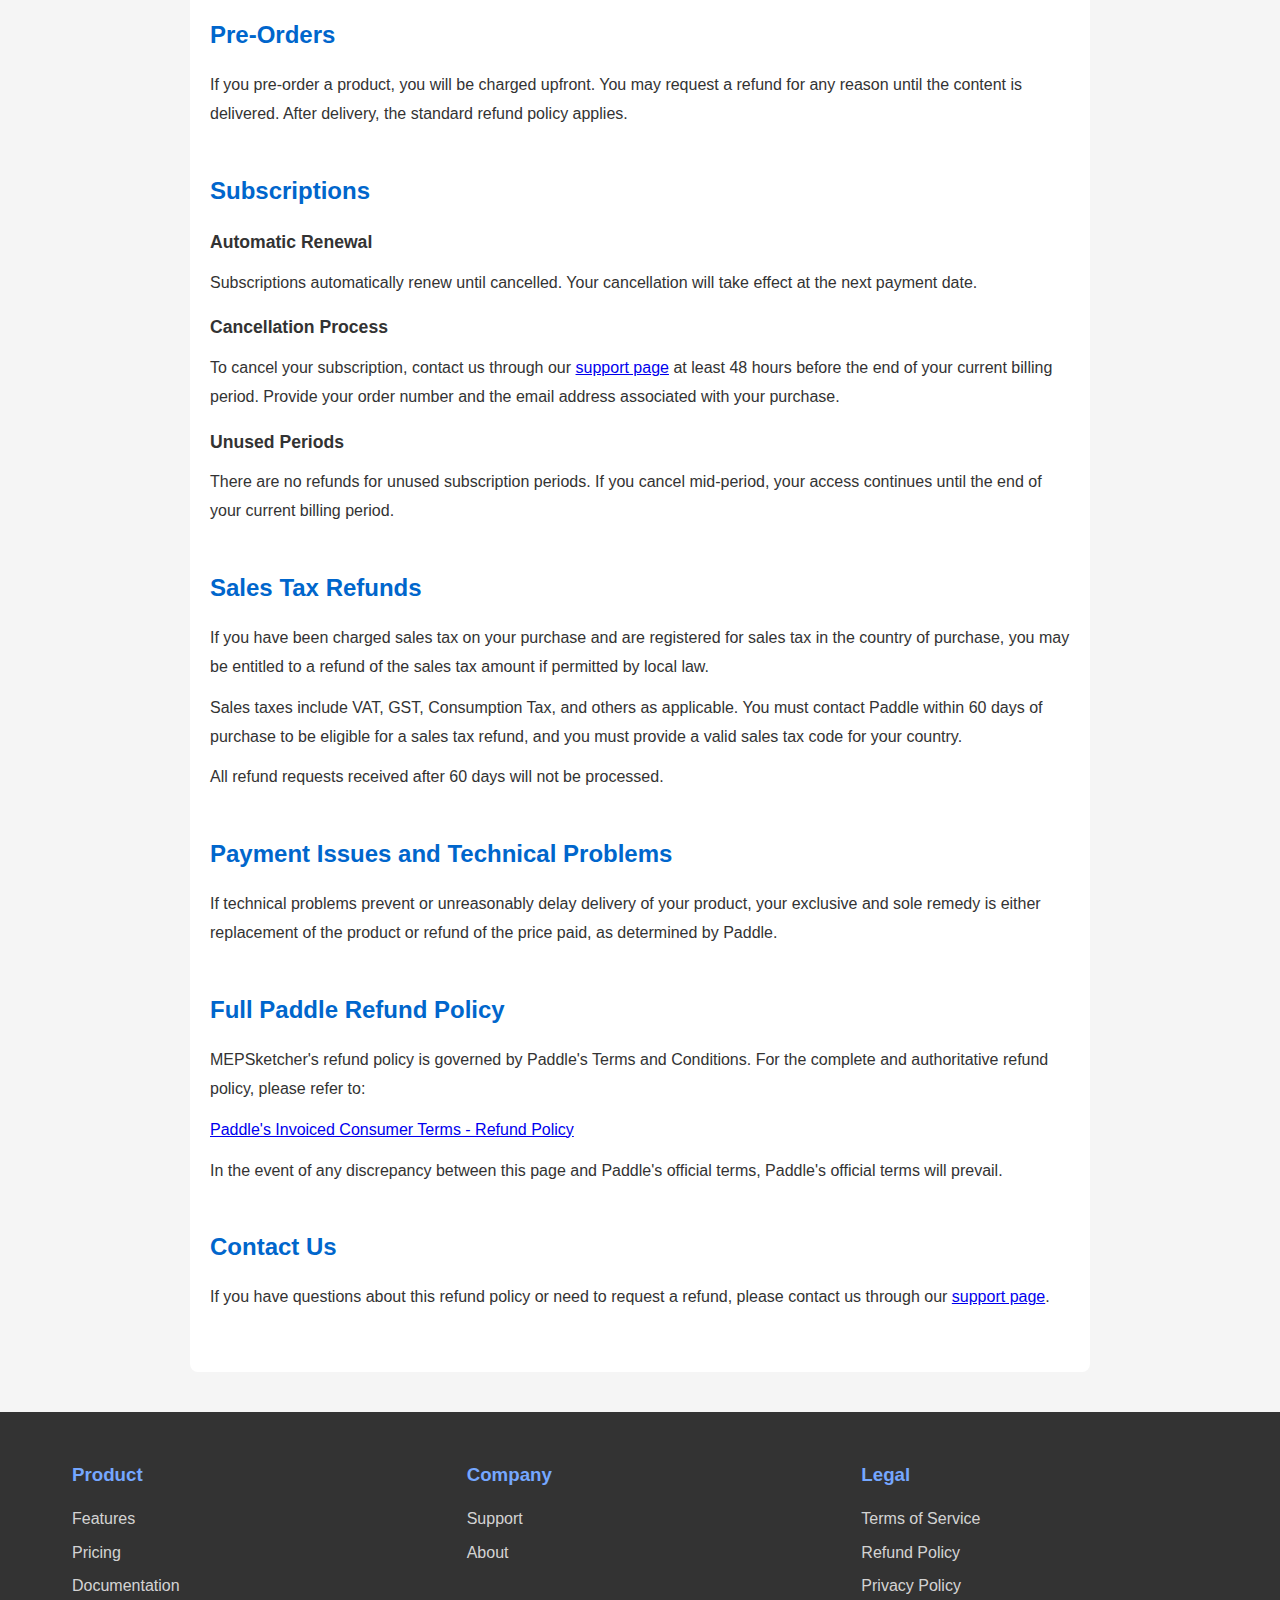
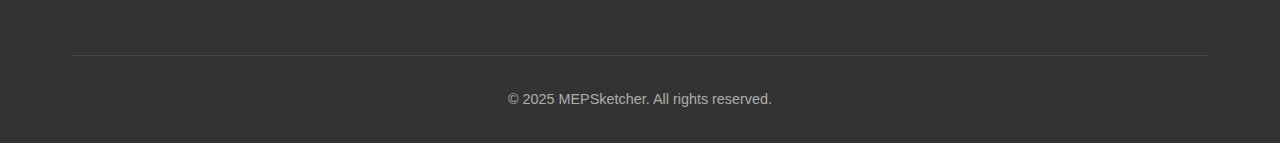
<file: refund-policy.html>
<!DOCTYPE html>
<html lang="en">
<head>
    <meta charset="UTF-8">
    <meta name="viewport" content="width=device-width, initial-scale=1.0">
    <meta name="description" content="MEPSketcher Refund Policy">
    
    <title>Refund Policy - MEPSketcher</title>
    <link rel="stylesheet" href="css/style.css">
    <style>
        .policy-container {
            max-width: 900px;
            margin: 40px auto;
            padding: 20px;
            background: white;
            border-radius: 8px;
        }
        
        .policy-header {
            margin-bottom: 40px;
            border-bottom: 2px solid #0066cc;
            padding-bottom: 20px;
        }
        
        .policy-header h1 {
            font-size: 2.5rem;
            color: #333;
            margin: 0 0 10px 0;
        }
        
        .policy-header p {
            color: #666;
            font-size: 1rem;
        }
        
        .policy-content {
            line-height: 1.8;
            color: #333;
        }
        
        .policy-section {
            margin-bottom: 40px;
        }
        
        .policy-section h2 {
            font-size: 1.5rem;
            color: #0066cc;
            margin-bottom: 15px;
            margin-top: 30px;
        }
        
        .policy-section h3 {
            font-size: 1.1rem;
            color: #333;
            margin-bottom: 10px;
            margin-top: 15px;
            font-weight: 600;
        }
        
        .policy-section p {
            margin-bottom: 12px;
        }
        
        .policy-section ul {
            margin-left: 20px;
            margin-bottom: 12px;
        }
        
        .policy-section li {
            margin-bottom: 8px;
        }
        
        .highlight-box {
            background-color: #f0f7ff;
            border-left: 4px solid #0066cc;
            padding: 15px;
            margin: 20px 0;
            border-radius: 4px;
        }
    </style>
</head>
<body>
    <!-- Navigation -->
    <nav class="navbar">
        <div class="nav-container">
            <div class="nav-brand">
                <a href="index.html" class="brand-link">
                    <span class="logo-text">MEPSketcher</span>
                </a>
            </div>
            <ul class="nav-menu">
                <li><a href="index.html" class="nav-link">Home</a></li>
                <li><a href="index.html#features" class="nav-link">Features</a></li>
                <li><a href="login.html" class="nav-link">Sign In</a></li>
            </ul>
        </div>
    </nav>

    <!-- Refund Policy Content -->
    <div class="policy-container">
        <div class="policy-header">
            <h1>Refund Policy</h1>
            <p>Last Updated: February 4, 2026</p>
        </div>

        <div class="policy-content">
            <div class="policy-section">
                <h2>Overview</h2>
                <p>MEPSketcher uses Paddle as our Merchant of Record. Our refund policy is governed by Paddle's standard terms and conditions. This page outlines the key refund provisions that apply to your purchase.</p>
            </div>

            <div class="policy-section">
                <h2>Consumer Right to Cancel (14-Day Right of Withdrawal)</h2>
                <p>If you are a consumer and have purchased a license or subscription for MEPSketcher, you have the right to cancel your order within 14 days without giving any reason, unless an exception applies.</p>
                <p><strong>Cancellation Period:</strong> The 14-day cancellation period expires 14 days after the day following completion of your transaction.</p>
                <p><strong>How to Cancel:</strong> To cancel your order, contact us through our <a href="support.html">support page</a> and clearly communicate your decision to cancel.</p>
            </div>

            <div class="policy-section">
                <h2>Effect of Cancellation</h2>
                <p>If you exercise your right to cancel:</p>
                <ul>
                    <li>We will reimburse all payments received from you</li>
                    <li>The reimbursement will be made without undue delay, and not later than 14 days after we receive your cancellation request</li>
                    <li>The refund will use the same payment method as your original transaction</li>
                    <li>You will not incur any fees for the reimbursement</li>
                </ul>
            </div>

            <div class="policy-section">
                <h2>Exception to Cancellation Rights</h2>
                <div class="highlight-box">
                    <strong>Digital Content Exception:</strong> Your right to cancel does not apply to digital content (such as software licenses) that you have already downloaded, streamed, or otherwise begun to acquire, or to products that you have had the benefit of.
                </div>
                <p>If you have already downloaded and begun using your MEPSketcher license, you may not be eligible for a refund under the standard cancellation right.</p>
            </div>

            <div class="policy-section">
                <h2>General Refund Policy</h2>
                <p>Beyond the 14-day consumer right to cancel, refunds are provided at Paddle's sole discretion on a case-by-case basis.</p>
                <p><strong>Refund Eligibility:</strong> Refund requests may be refused if we find evidence of fraud, refund abuse, or other manipulative behavior.</p>
                <p><strong>Consumer Protection:</strong> This does not affect your rights as a consumer in relation to products which are not as described, faulty, or not fit for purpose, in accordance with applicable consumer protection laws.</p>
            </div>

            <div class="policy-section">
                <h2>Pre-Orders</h2>
                <p>If you pre-order a product, you will be charged upfront. You may request a refund for any reason until the content is delivered. After delivery, the standard refund policy applies.</p>
            </div>

            <div class="policy-section">
                <h2>Subscriptions</h2>
                <h3>Automatic Renewal</h3>
                <p>Subscriptions automatically renew until cancelled. Your cancellation will take effect at the next payment date.</p>
                <h3>Cancellation Process</h3>
                <p>To cancel your subscription, contact us through our <a href="support.html">support page</a> at least 48 hours before the end of your current billing period. Provide your order number and the email address associated with your purchase.</p>
                <h3>Unused Periods</h3>
                <p>There are no refunds for unused subscription periods. If you cancel mid-period, your access continues until the end of your current billing period.</p>
            </div>

            <div class="policy-section">
                <h2>Sales Tax Refunds</h2>
                <p>If you have been charged sales tax on your purchase and are registered for sales tax in the country of purchase, you may be entitled to a refund of the sales tax amount if permitted by local law.</p>
                <p>Sales taxes include VAT, GST, Consumption Tax, and others as applicable. You must contact Paddle within 60 days of purchase to be eligible for a sales tax refund, and you must provide a valid sales tax code for your country.</p>
                <p>All refund requests received after 60 days will not be processed.</p>
            </div>

            <div class="policy-section">
                <h2>Payment Issues and Technical Problems</h2>
                <p>If technical problems prevent or unreasonably delay delivery of your product, your exclusive and sole remedy is either replacement of the product or refund of the price paid, as determined by Paddle.</p>
            </div>

            <div class="policy-section">
                <h2>Full Paddle Refund Policy</h2>
                <p>MEPSketcher's refund policy is governed by Paddle's Terms and Conditions. For the complete and authoritative refund policy, please refer to:</p>
                <p><a href="https://www.paddle.com/legal/invoiced-consumer-terms" target="_blank" rel="noopener noreferrer">Paddle's Invoiced Consumer Terms - Refund Policy</a></p>
                <p>In the event of any discrepancy between this page and Paddle's official terms, Paddle's official terms will prevail.</p>
            </div>

            <div class="policy-section">
                <h2>Contact Us</h2>
                <p>If you have questions about this refund policy or need to request a refund, please contact us through our <a href="support.html">support page</a>.</p>
            </div>
        </div>
    </div>

    <!-- Footer -->
    <footer class="footer">
        <div class="container">
            <div class="footer-content">
                <div class="footer-section">
                    <h3>Product</h3>
                    <ul class="footer-links">
                        <li><a href="index.html#features">Features</a></li>
                        <li><a href="index.html#pricing">Pricing</a></li>
                        <li><a href="docs.html">Documentation</a></li>
                    </ul>
                </div>
                <div class="footer-section">
                    <h3>Company</h3>
                    <ul class="footer-links">
                        <li><a href="support.html">Support</a></li>
                        <li><a href="index.html#about">About</a></li>
                    </ul>
                </div>
                <div class="footer-section">
                    <h3>Legal</h3>
                    <ul class="footer-links">
                        <li><a href="terms-of-service.html">Terms of Service</a></li>
                        <li><a href="refund-policy.html">Refund Policy</a></li>
                        <li><a href="privacy-policy.html">Privacy Policy</a></li>
                    </ul>
                </div>
            </div>
            <div class="footer-bottom">
                <p>&copy; 2025 MEPSketcher. All rights reserved.</p>
            </div>
        </div>
    </footer>
</body>
</html>
</file>
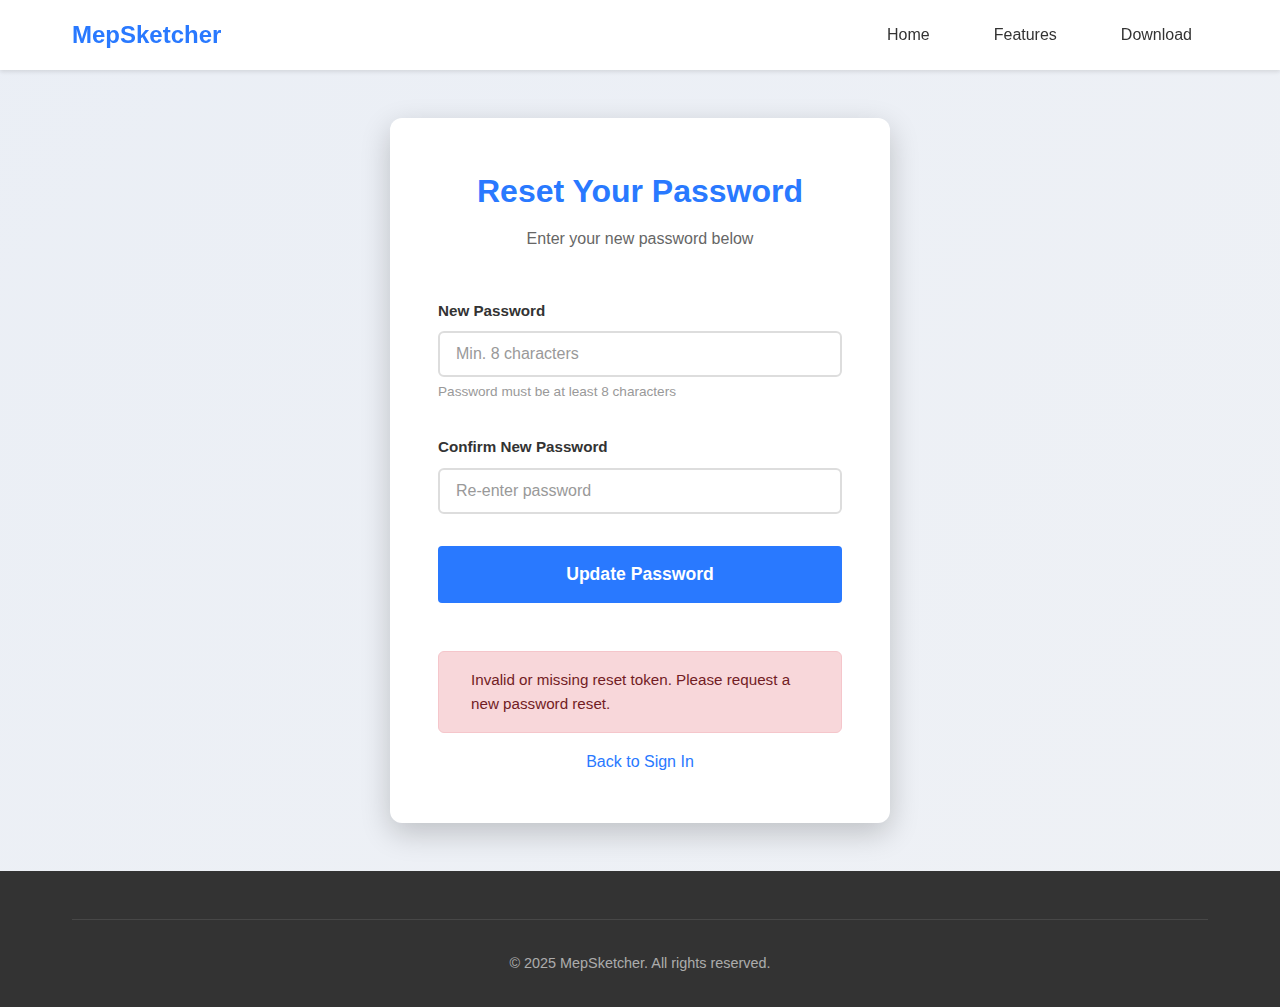
<file: reset-password.html>
<!DOCTYPE html>
<html lang="en">
<head>
    <meta charset="UTF-8">
    <meta name="viewport" content="width=device-width, initial-scale=1.0">
    <meta name="description" content="Reset your MepSketcher password">
    
    <!-- Content Security Policy -->
    <meta http-equiv="Content-Security-Policy" content="
        default-src 'self';
        script-src 'self' 'unsafe-inline' 'unsafe-eval' https://cdn.paddle.com https://cdn.jsdelivr.net;
        style-src 'self' 'unsafe-inline' https://cdn.paddle.com https://sandbox-cdn.paddle.com;
        connect-src 'self' https://*.paddle.com https://sandbox-checkout-service.paddle.com https://checkout-service.paddle.com https://*.supabase.co;
        img-src 'self' data: https:;
        font-src 'self' data:;
        frame-src https://sandbox-buy.paddle.com https://buy.paddle.com;
    ">
    
    <title>Reset Password - MepSketcher</title>
    <link rel="stylesheet" href="css/style.css">
    <link rel="stylesheet" href="css/auth.css">
</head>
<body>
    <!-- Navigation -->
    <nav class="navbar">
        <div class="nav-container">
            <div class="nav-brand">
                <a href="index.html" class="brand-link">
                    <span class="logo-text">MepSketcher</span>
                </a>
            </div>
            <ul class="nav-menu">
                <li><a href="index.html" class="nav-link">Home</a></li>
                <li><a href="index.html#features" class="nav-link">Features</a></li>
                <li><a href="index.html#download" class="nav-link">Download</a></li>
            </ul>
        </div>
    </nav>

    <!-- Reset Password Section -->
    <section class="auth-section">
        <div class="auth-container">
            <div class="auth-card">
                <h1 class="auth-title">Reset Your Password</h1>
                <p class="auth-subtitle">Enter your new password below</p>

                <!-- Reset Password Form -->
                <form id="resetPasswordForm" class="auth-form active">
                    <div class="form-group">
                        <label for="newPassword">New Password</label>
                        <input type="password" id="newPassword" name="password" required placeholder="Min. 8 characters" minlength="8">
                        <small class="form-hint">Password must be at least 8 characters</small>
                    </div>
                    <div class="form-group">
                        <label for="confirmPassword">Confirm New Password</label>
                        <input type="password" id="confirmPassword" name="confirmPassword" required placeholder="Re-enter password">
                    </div>
                    <button type="submit" class="btn btn-primary btn-large btn-full">Update Password</button>
                    <div id="resetMessage" class="auth-message"></div>
                </form>

                <!-- Link back to login -->
                <div style="text-align: center; margin-top: 1rem;">
                    <a href="login.html" class="link-primary">Back to Sign In</a>
                </div>
            </div>
        </div>
    </section>

    <!-- Footer -->
    <footer class="footer">
        <div class="container">
            <div class="footer-bottom">
                <p>&copy; 2025 MepSketcher. All rights reserved.</p>
            </div>
        </div>
    </footer>

    <!-- No Supabase SDK needed - password reset uses Edge Functions -->
    <!-- See: supabase/functions/confirm-password-reset/index.ts -->
    
    <script>
        // Wait for DOM to be ready before initializing
        async function initializeResetPage() {
            const form = document.getElementById('resetPasswordForm');
            const resetMessage = document.getElementById('resetMessage');
            const newPasswordInput = document.getElementById('newPassword');
            const confirmPasswordInput = document.getElementById('confirmPassword');

            // Helper function to display messages
            function showMessage(element, message, type) {
                element.textContent = message;
                element.className = `auth-message ${type}`;
                element.style.display = 'block';
            }

            // Extract token from URL query parameter
            const params = new URLSearchParams(window.location.search);
            const token = params.get('token');

            console.log('Reset page loaded with token:', token ? 'present' : 'missing');

            // Validate token exists
            if (!token) {
                showMessage(resetMessage, 'Invalid or missing reset token. Please request a new password reset.', 'error');
                form.querySelector('button[type="submit"]').disabled = true;
                return;
            }

            // Validate token format (should be 64 hex characters)
            if (token.length !== 64 || !/^[0-9a-f]+$/i.test(token)) {
                showMessage(resetMessage, 'Invalid reset token format. Please request a new password reset.', 'error');
                form.querySelector('button[type="submit"]').disabled = true;
                return;
            }

            console.log('Valid token format detected');

            // Handle form submission
            form.addEventListener('submit', async (e) => {
                e.preventDefault();

                const newPassword = newPasswordInput.value.trim();
                const confirmPassword = confirmPasswordInput.value.trim();

                // Clear previous messages
                resetMessage.textContent = '';
                resetMessage.className = 'auth-message';

                // Validate passwords match
                if (newPassword !== confirmPassword) {
                    showMessage(resetMessage, 'Passwords do not match', 'error');
                    return;
                }

                // Validate password length
                if (newPassword.length < 8) {
                    showMessage(resetMessage, 'Password must be at least 8 characters', 'error');
                    return;
                }

                // Disable submit button during processing
                const submitBtn = form.querySelector('button[type="submit"]');
                const originalBtnText = submitBtn.textContent;
                submitBtn.disabled = true;
                submitBtn.textContent = 'Updating...';

                try {
                    // Call the Edge Function to confirm password reset
                    const response = await fetch('https://jskwfvwbhyltmxcdsbnm.supabase.co/functions/v1/confirm-password-reset', {
                        method: 'POST',
                        headers: {
                            'Content-Type': 'application/json',
                            'Authorization': `Bearer eyJhbGciOiJIUzI1NiIsInR5cCI6IkpXVCJ9.eyJpc3MiOiJzdXBhYmFzZSIsInJlZiI6Impza3dmdndiaHlsdG14Y2RzYm5tIiwicm9sZSI6ImFub24iLCJpYXQiOjE3NTE5ODA5MzIsImV4cCI6MjA2NzU1NjkzMn0.SE3xzj-1Qi2flWDtlGyyO2Gpp-fRFtoeA0W-ZYCVkvc`,
                        },
                        body: JSON.stringify({
                            token,
                            password: newPassword,
                        }),
                    });

                    const data = await response.json();

                    if (!response.ok) {
                        throw new Error(data.error || 'Failed to reset password');
                    }

                    showMessage(resetMessage, 'Password updated successfully! Redirecting to login...', 'success');

                    // Redirect to login page after 2 seconds
                    setTimeout(() => {
                        window.location.href = 'login.html';
                    }, 2000);
                } catch (error) {
                    console.error('Password reset error:', error);
                    showMessage(resetMessage, error.message || 'An unexpected error occurred. Please try again.', 'error');
                    submitBtn.disabled = false;
                    submitBtn.textContent = originalBtnText;
                }
            });
        }

        // Start initialization when DOM is ready
        document.addEventListener('DOMContentLoaded', initializeResetPage);
    </script>
</body>
</html>
</file>
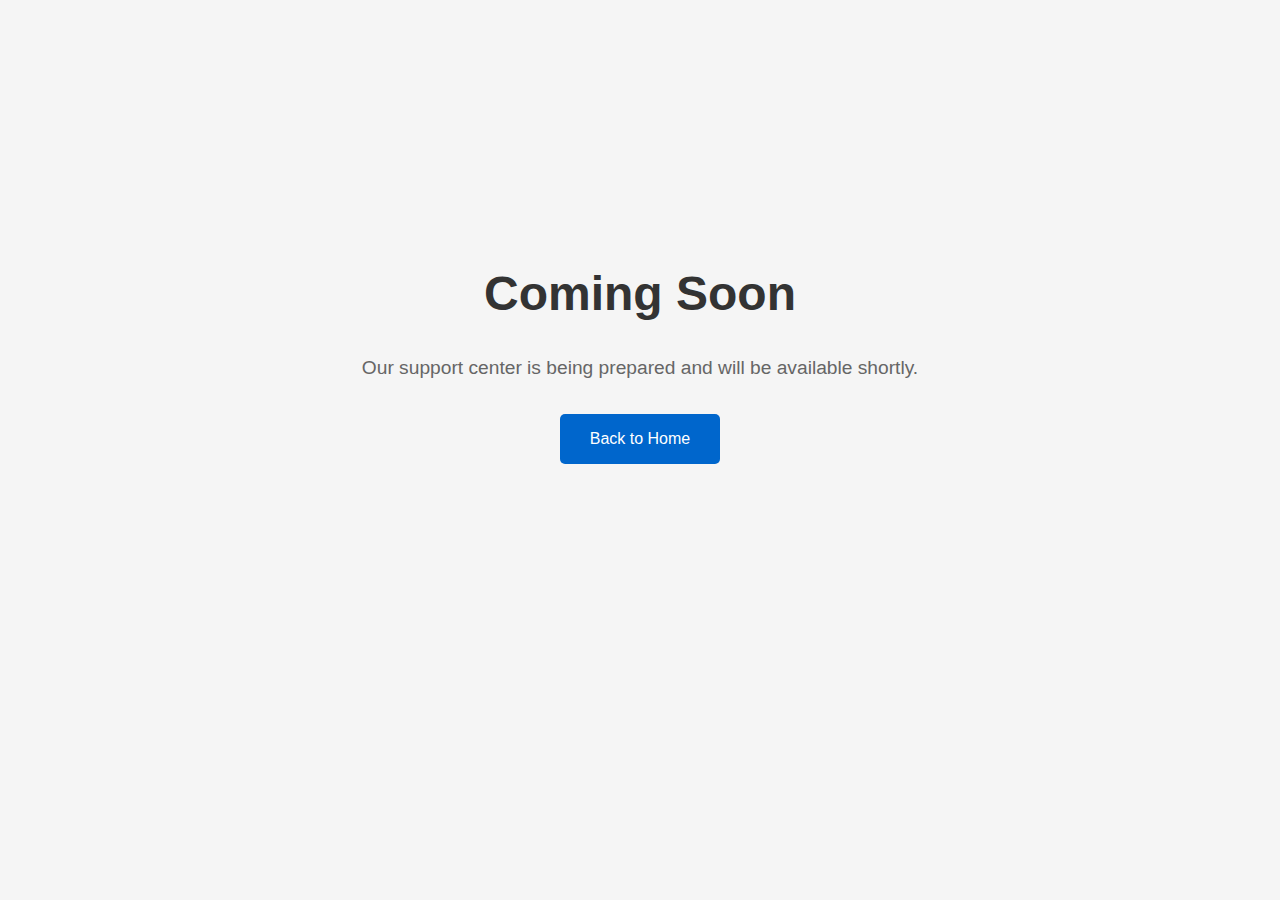
<file: support.html>
<!DOCTYPE html>
<html lang="en">
<head>
    <meta charset="UTF-8">
    <meta name="viewport" content="width=device-width, initial-scale=1.0">
    <title>Support - MepSketcher</title>
    <link rel="stylesheet" href="css/style.css">
    <style>
        .coming-soon-container {
            display: flex;
            flex-direction: column;
            justify-content: center;
            align-items: center;
            min-height: 80vh;
            text-align: center;
            padding: 20px;
        }
        .coming-soon-container h1 {
            font-size: 3rem;
            margin-bottom: 20px;
            color: #333;
        }
        .coming-soon-container p {
            font-size: 1.2rem;
            color: #666;
            margin-bottom: 30px;
        }
        .coming-soon-container a {
            display: inline-block;
            padding: 12px 30px;
            background-color: #0066cc;
            color: white;
            text-decoration: none;
            border-radius: 5px;
            transition: background-color 0.3s;
        }
        .coming-soon-container a:hover {
            background-color: #0052a3;
        }
    </style>
</head>
<body>
    <div class="coming-soon-container">
        <h1>Coming Soon</h1>
        <p>Our support center is being prepared and will be available shortly.</p>
        <a href="/">Back to Home</a>
    </div>
</body>
</html>
</file>
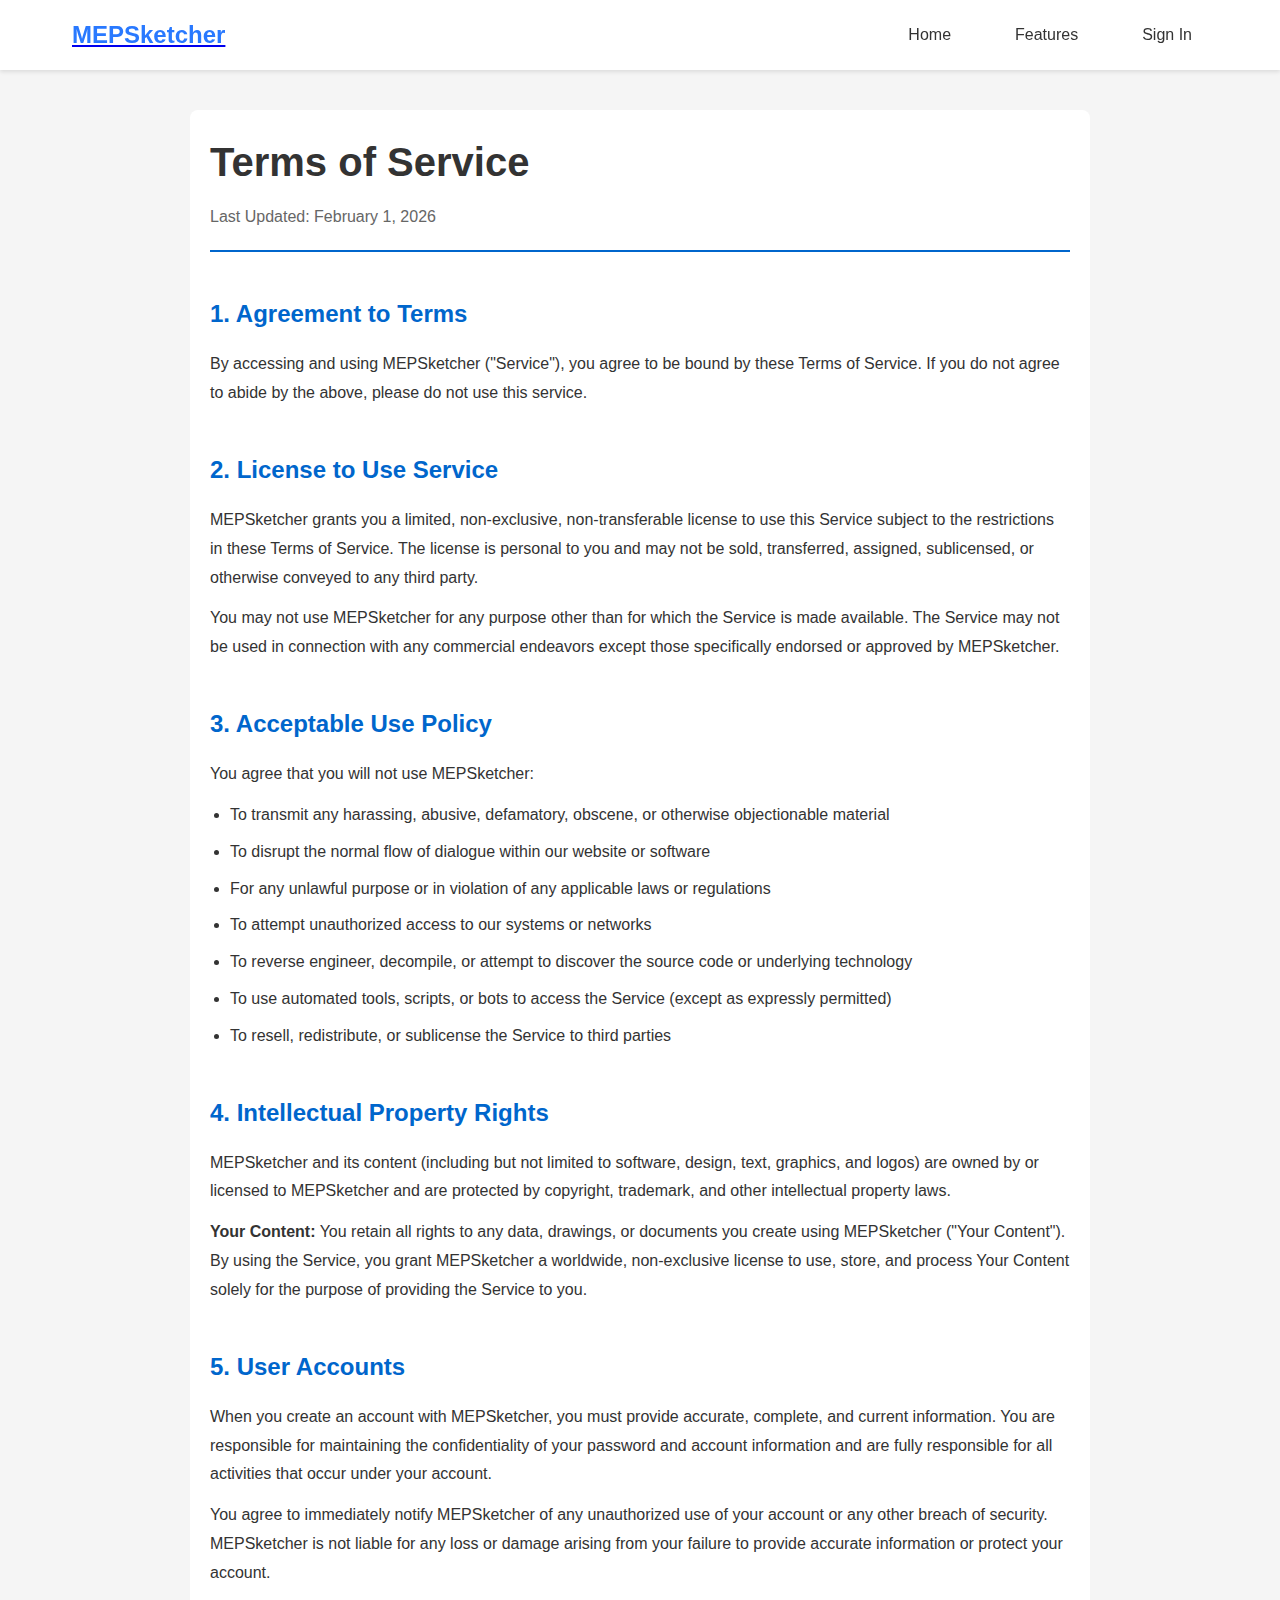
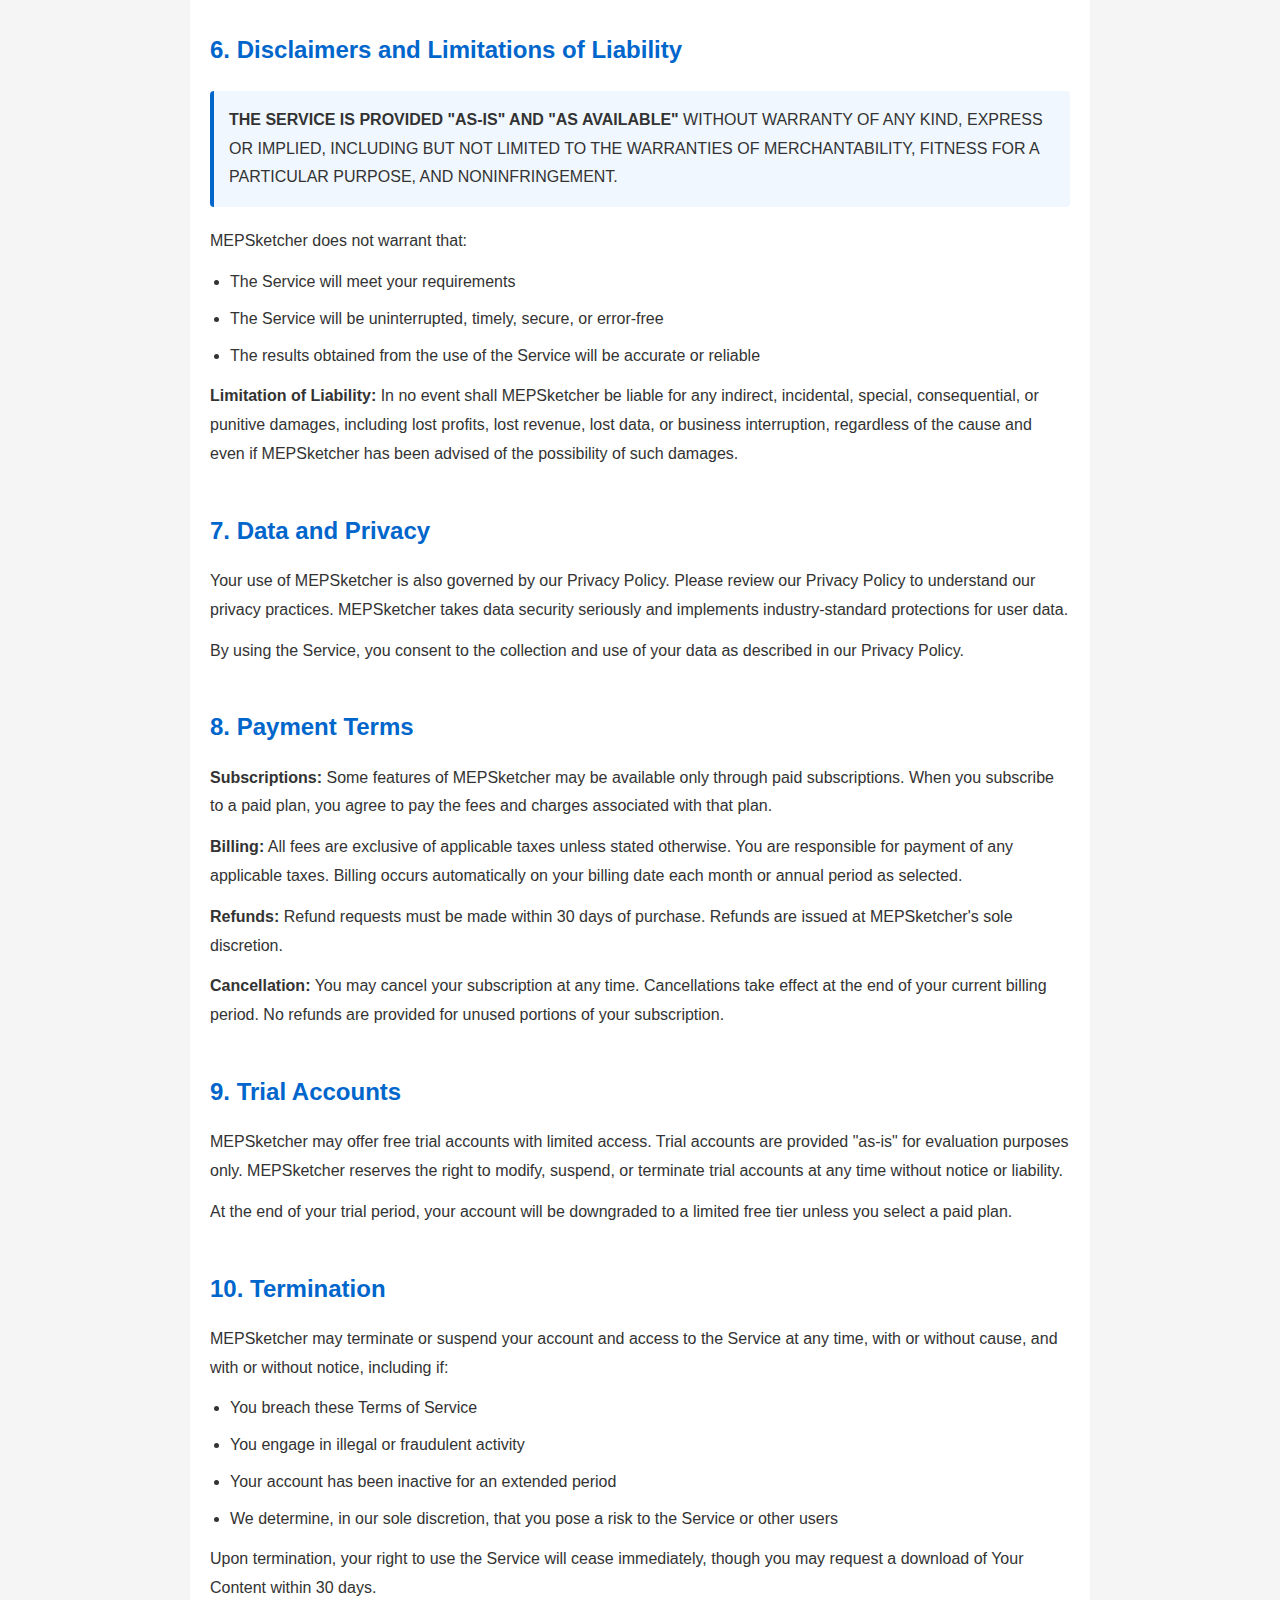
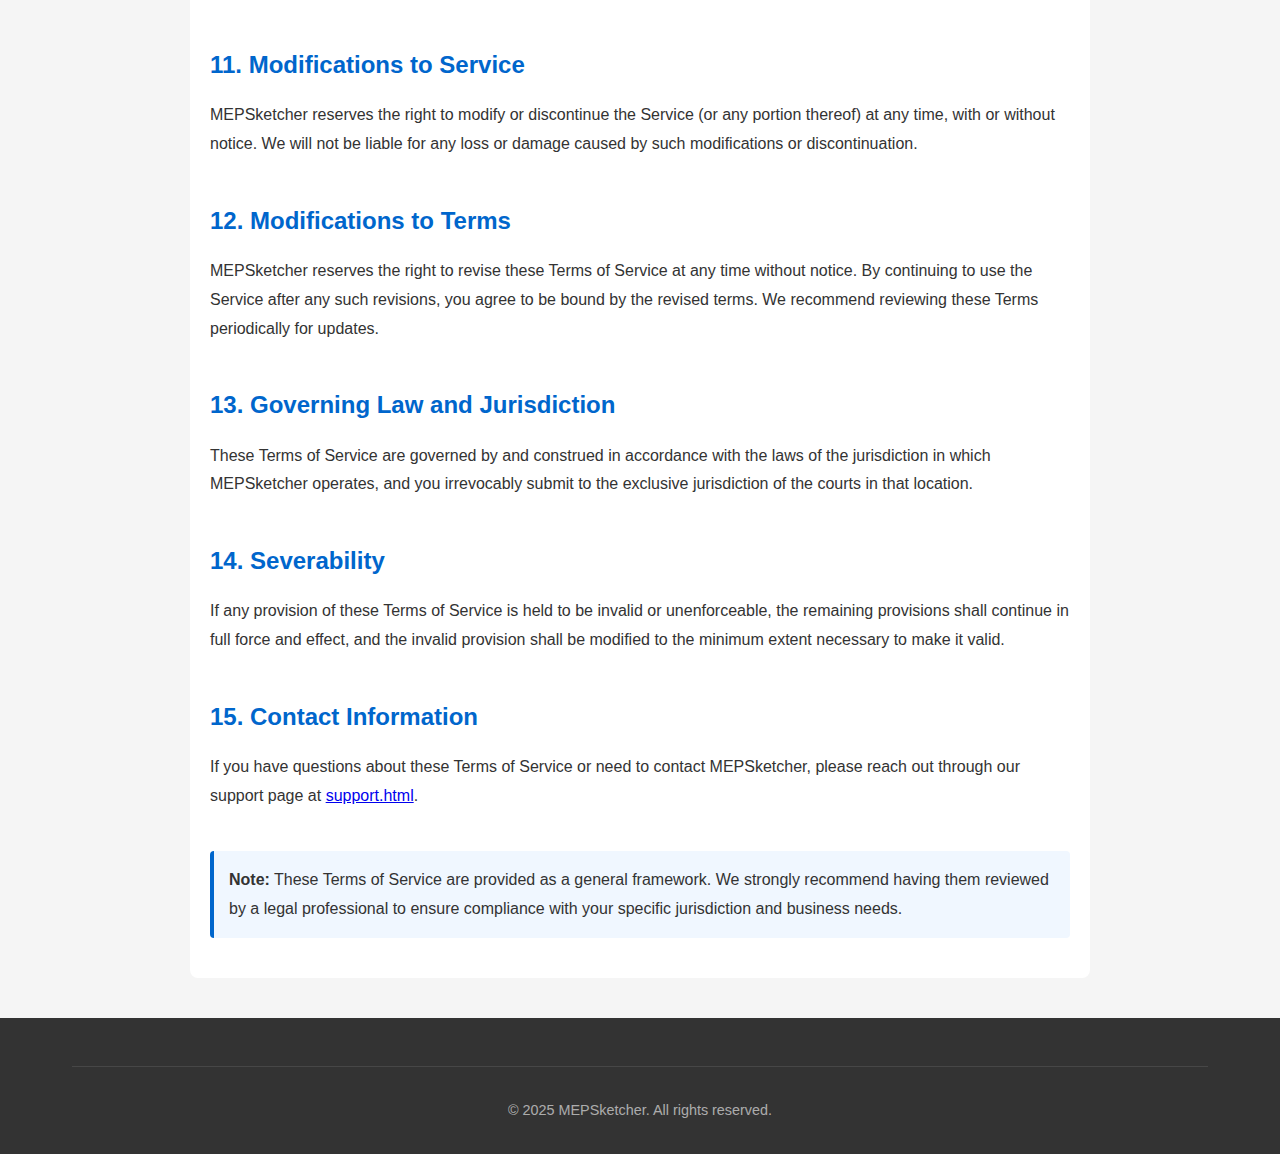
<file: terms-of-service.html>
<!DOCTYPE html>
<html lang="en">
<head>
    <meta charset="UTF-8">
    <meta name="viewport" content="width=device-width, initial-scale=1.0">
    <meta name="description" content="MEPSketcher Terms of Service">
    
    <title>Terms of Service - MEPSketcher</title>
    <link rel="stylesheet" href="css/style.css">
    <style>
        .tos-container {
            max-width: 900px;
            margin: 40px auto;
            padding: 20px;
            background: white;
            border-radius: 8px;
        }
        
        .tos-header {
            margin-bottom: 40px;
            border-bottom: 2px solid #0066cc;
            padding-bottom: 20px;
        }
        
        .tos-header h1 {
            font-size: 2.5rem;
            color: #333;
            margin: 0 0 10px 0;
        }
        
        .tos-header p {
            color: #666;
            font-size: 1rem;
        }
        
        .tos-content {
            line-height: 1.8;
            color: #333;
        }
        
        .tos-section {
            margin-bottom: 40px;
        }
        
        .tos-section h2 {
            font-size: 1.5rem;
            color: #0066cc;
            margin-bottom: 15px;
            margin-top: 30px;
        }
        
        .tos-section h3 {
            font-size: 1.1rem;
            color: #333;
            margin-bottom: 10px;
            margin-top: 15px;
            font-weight: 600;
        }
        
        .tos-section p {
            margin-bottom: 12px;
        }
        
        .tos-section ul {
            margin-left: 20px;
            margin-bottom: 12px;
        }
        
        .tos-section li {
            margin-bottom: 8px;
        }
        
        .highlight-box {
            background-color: #f0f7ff;
            border-left: 4px solid #0066cc;
            padding: 15px;
            margin: 20px 0;
            border-radius: 4px;
        }
    </style>
</head>
<body>
    <!-- Navigation -->
    <nav class="navbar">
        <div class="nav-container">
            <div class="nav-brand">
                <a href="index.html" class="brand-link">
                    <span class="logo-text">MEPSketcher</span>
                </a>
            </div>
            <ul class="nav-menu">
                <li><a href="index.html" class="nav-link">Home</a></li>
                <li><a href="index.html#features" class="nav-link">Features</a></li>
                <li><a href="login.html" class="nav-link">Sign In</a></li>
            </ul>
        </div>
    </nav>

    <!-- Terms of Service Content -->
    <div class="tos-container">
        <div class="tos-header">
            <h1>Terms of Service</h1>
            <p>Last Updated: February 1, 2026</p>
        </div>

        <div class="tos-content">
            <div class="tos-section">
                <h2>1. Agreement to Terms</h2>
                <p>By accessing and using MEPSketcher ("Service"), you agree to be bound by these Terms of Service. If you do not agree to abide by the above, please do not use this service.</p>
            </div>

            <div class="tos-section">
                <h2>2. License to Use Service</h2>
                <p>MEPSketcher grants you a limited, non-exclusive, non-transferable license to use this Service subject to the restrictions in these Terms of Service. The license is personal to you and may not be sold, transferred, assigned, sublicensed, or otherwise conveyed to any third party.</p>
                <p>You may not use MEPSketcher for any purpose other than for which the Service is made available. The Service may not be used in connection with any commercial endeavors except those specifically endorsed or approved by MEPSketcher.</p>
            </div>

            <div class="tos-section">
                <h2>3. Acceptable Use Policy</h2>
                <p>You agree that you will not use MEPSketcher:</p>
                <ul>
                    <li>To transmit any harassing, abusive, defamatory, obscene, or otherwise objectionable material</li>
                    <li>To disrupt the normal flow of dialogue within our website or software</li>
                    <li>For any unlawful purpose or in violation of any applicable laws or regulations</li>
                    <li>To attempt unauthorized access to our systems or networks</li>
                    <li>To reverse engineer, decompile, or attempt to discover the source code or underlying technology</li>
                    <li>To use automated tools, scripts, or bots to access the Service (except as expressly permitted)</li>
                    <li>To resell, redistribute, or sublicense the Service to third parties</li>
                </ul>
            </div>

            <div class="tos-section">
                <h2>4. Intellectual Property Rights</h2>
                <p>MEPSketcher and its content (including but not limited to software, design, text, graphics, and logos) are owned by or licensed to MEPSketcher and are protected by copyright, trademark, and other intellectual property laws.</p>
                <p><strong>Your Content:</strong> You retain all rights to any data, drawings, or documents you create using MEPSketcher ("Your Content"). By using the Service, you grant MEPSketcher a worldwide, non-exclusive license to use, store, and process Your Content solely for the purpose of providing the Service to you.</p>
            </div>

            <div class="tos-section">
                <h2>5. User Accounts</h2>
                <p>When you create an account with MEPSketcher, you must provide accurate, complete, and current information. You are responsible for maintaining the confidentiality of your password and account information and are fully responsible for all activities that occur under your account.</p>
                <p>You agree to immediately notify MEPSketcher of any unauthorized use of your account or any other breach of security. MEPSketcher is not liable for any loss or damage arising from your failure to provide accurate information or protect your account.</p>
            </div>

            <div class="tos-section">
                <h2>6. Disclaimers and Limitations of Liability</h2>
                <div class="highlight-box">
                    <strong>THE SERVICE IS PROVIDED "AS-IS" AND "AS AVAILABLE"</strong> WITHOUT WARRANTY OF ANY KIND, EXPRESS OR IMPLIED, INCLUDING BUT NOT LIMITED TO THE WARRANTIES OF MERCHANTABILITY, FITNESS FOR A PARTICULAR PURPOSE, AND NONINFRINGEMENT.
                </div>
                <p>MEPSketcher does not warrant that:</p>
                <ul>
                    <li>The Service will meet your requirements</li>
                    <li>The Service will be uninterrupted, timely, secure, or error-free</li>
                    <li>The results obtained from the use of the Service will be accurate or reliable</li>
                </ul>
                <p><strong>Limitation of Liability:</strong> In no event shall MEPSketcher be liable for any indirect, incidental, special, consequential, or punitive damages, including lost profits, lost revenue, lost data, or business interruption, regardless of the cause and even if MEPSketcher has been advised of the possibility of such damages.</p>
            </div>

            <div class="tos-section">
                <h2>7. Data and Privacy</h2>
                <p>Your use of MEPSketcher is also governed by our Privacy Policy. Please review our Privacy Policy to understand our privacy practices. MEPSketcher takes data security seriously and implements industry-standard protections for user data.</p>
                <p>By using the Service, you consent to the collection and use of your data as described in our Privacy Policy.</p>
            </div>

            <div class="tos-section">
                <h2>8. Payment Terms</h2>
                <p><strong>Subscriptions:</strong> Some features of MEPSketcher may be available only through paid subscriptions. When you subscribe to a paid plan, you agree to pay the fees and charges associated with that plan.</p>
                <p><strong>Billing:</strong> All fees are exclusive of applicable taxes unless stated otherwise. You are responsible for payment of any applicable taxes. Billing occurs automatically on your billing date each month or annual period as selected.</p>
                <p><strong>Refunds:</strong> Refund requests must be made within 30 days of purchase. Refunds are issued at MEPSketcher's sole discretion.</p>
                <p><strong>Cancellation:</strong> You may cancel your subscription at any time. Cancellations take effect at the end of your current billing period. No refunds are provided for unused portions of your subscription.</p>
            </div>

            <div class="tos-section">
                <h2>9. Trial Accounts</h2>
                <p>MEPSketcher may offer free trial accounts with limited access. Trial accounts are provided "as-is" for evaluation purposes only. MEPSketcher reserves the right to modify, suspend, or terminate trial accounts at any time without notice or liability.</p>
                <p>At the end of your trial period, your account will be downgraded to a limited free tier unless you select a paid plan.</p>
            </div>

            <div class="tos-section">
                <h2>10. Termination</h2>
                <p>MEPSketcher may terminate or suspend your account and access to the Service at any time, with or without cause, and with or without notice, including if:</p>
                <ul>
                    <li>You breach these Terms of Service</li>
                    <li>You engage in illegal or fraudulent activity</li>
                    <li>Your account has been inactive for an extended period</li>
                    <li>We determine, in our sole discretion, that you pose a risk to the Service or other users</li>
                </ul>
                <p>Upon termination, your right to use the Service will cease immediately, though you may request a download of Your Content within 30 days.</p>
            </div>

            <div class="tos-section">
                <h2>11. Modifications to Service</h2>
                <p>MEPSketcher reserves the right to modify or discontinue the Service (or any portion thereof) at any time, with or without notice. We will not be liable for any loss or damage caused by such modifications or discontinuation.</p>
            </div>

            <div class="tos-section">
                <h2>12. Modifications to Terms</h2>
                <p>MEPSketcher reserves the right to revise these Terms of Service at any time without notice. By continuing to use the Service after any such revisions, you agree to be bound by the revised terms. We recommend reviewing these Terms periodically for updates.</p>
            </div>

            <div class="tos-section">
                <h2>13. Governing Law and Jurisdiction</h2>
                <p>These Terms of Service are governed by and construed in accordance with the laws of the jurisdiction in which MEPSketcher operates, and you irrevocably submit to the exclusive jurisdiction of the courts in that location.</p>
            </div>

            <div class="tos-section">
                <h2>14. Severability</h2>
                <p>If any provision of these Terms of Service is held to be invalid or unenforceable, the remaining provisions shall continue in full force and effect, and the invalid provision shall be modified to the minimum extent necessary to make it valid.</p>
            </div>

            <div class="tos-section">
                <h2>15. Contact Information</h2>
                <p>If you have questions about these Terms of Service or need to contact MEPSketcher, please reach out through our support page at <a href="support.html">support.html</a>.</p>
            </div>

            <div class="highlight-box" style="margin-top: 40px;">
                <strong>Note:</strong> These Terms of Service are provided as a general framework. We strongly recommend having them reviewed by a legal professional to ensure compliance with your specific jurisdiction and business needs.
            </div>
        </div>
    </div>

    <!-- Footer -->
    <footer class="footer">
        <div class="container">
            <div class="footer-bottom">
                <p>&copy; 2025 MEPSketcher. All rights reserved.</p>
            </div>
        </div>
    </footer>
</body>
</html>
</file>
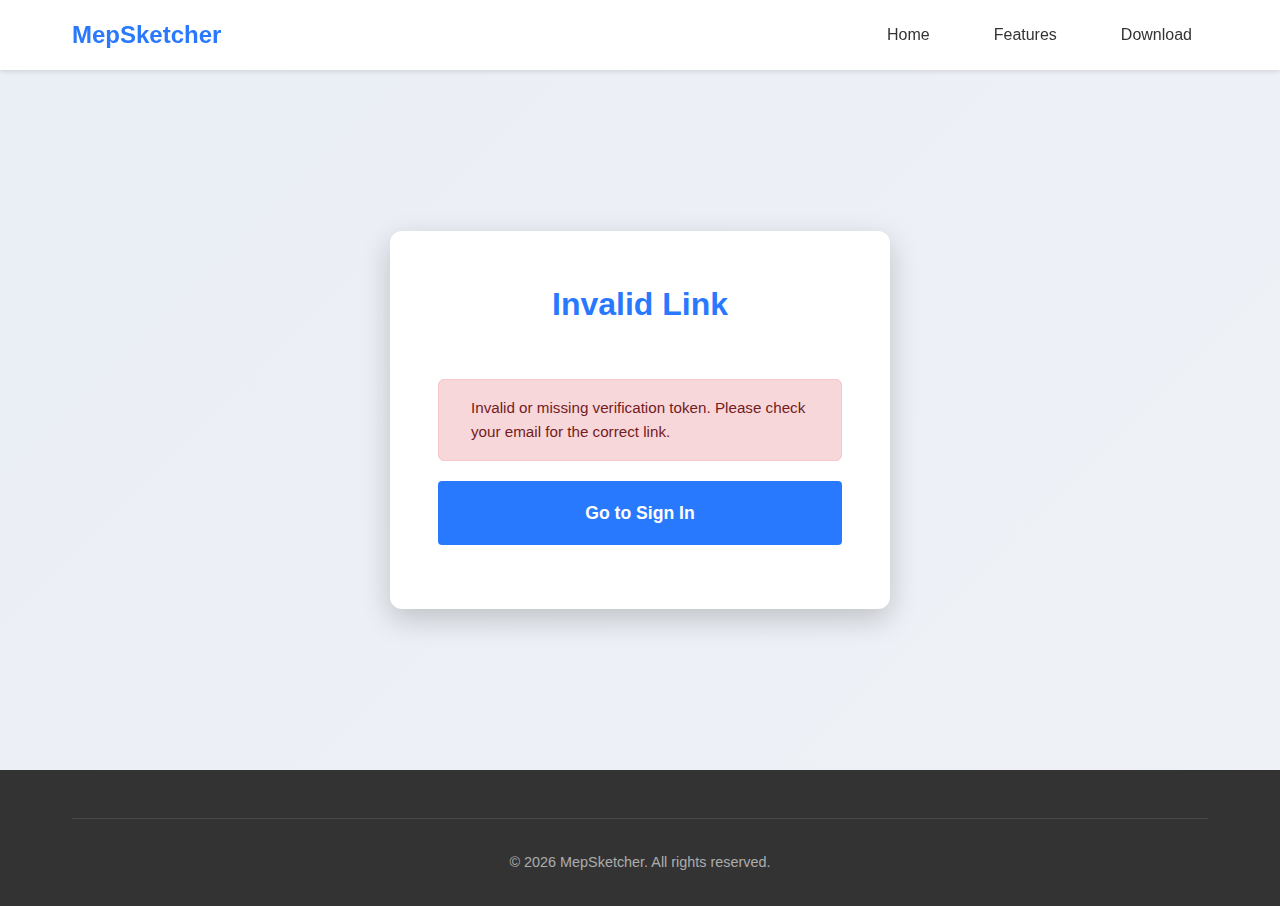
<file: verify-email.html>
<!DOCTYPE html>
<html lang="en">
<head>
    <meta charset="UTF-8">
    <meta name="viewport" content="width=device-width, initial-scale=1.0">
    <meta name="description" content="Verify your MepSketcher email address">
    
    <!-- Content Security Policy -->
    <meta http-equiv="Content-Security-Policy" content="
        default-src 'self';
        script-src 'self' 'unsafe-inline';
        style-src 'self' 'unsafe-inline';
        connect-src 'self' https://*.supabase.co;
        img-src 'self' data: https:;
        font-src 'self' data:;
    ">
    
    <title>Verify Email - MepSketcher</title>
    <link rel="stylesheet" href="css/style.css">
    <link rel="stylesheet" href="css/auth.css">
</head>
<body>
    <!-- Navigation -->
    <nav class="navbar">
        <div class="nav-container">
            <div class="nav-brand">
                <a href="index.html" class="brand-link">
                    <span class="logo-text">MepSketcher</span>
                </a>
            </div>
            <ul class="nav-menu">
                <li><a href="index.html" class="nav-link">Home</a></li>
                <li><a href="index.html#features" class="nav-link">Features</a></li>
                <li><a href="index.html#download" class="nav-link">Download</a></li>
            </ul>
        </div>
    </nav>

    <!-- Verify Email Section -->
    <section class="auth-section">
        <div class="auth-container">
            <div class="auth-card">
                <h1 class="auth-title" id="pageTitle">Verifying Your Email...</h1>
                <p class="auth-subtitle" id="pageSubtitle">Please wait while we verify your email address</p>

                <!-- Loading spinner -->
                <div id="loadingSpinner" style="text-align: center; margin: 30px 0;">
                    <div style="border: 4px solid #f3f3f3; border-top: 4px solid #007bff; border-radius: 50%; width: 50px; height: 50px; animation: spin 1s linear infinite; margin: 0 auto;"></div>
                </div>

                <!-- Message display -->
                <div id="verifyMessage" class="auth-message" style="display: none;"></div>

                <!-- Action buttons (hidden initially) -->
                <div id="actionButtons" style="display: none; margin-top: 20px;">
                    <a href="login.html" class="btn btn-primary btn-large btn-full">Go to Sign In</a>
                </div>
            </div>
        </div>
    </section>

    <!-- Footer -->
    <footer class="footer">
        <div class="container">
            <div class="footer-bottom">
                <p>&copy; 2026 MepSketcher. All rights reserved.</p>
            </div>
        </div>
    </footer>

    <!-- No external dependencies needed -->
    
    <style>
        @keyframes spin {
            0% { transform: rotate(0deg); }
            100% { transform: rotate(360deg); }
        }
    </style>

    <script>
        // Verify email on page load
        async function verifyEmail() {
            const pageTitle = document.getElementById('pageTitle');
            const pageSubtitle = document.getElementById('pageSubtitle');
            const loadingSpinner = document.getElementById('loadingSpinner');
            const verifyMessage = document.getElementById('verifyMessage');
            const actionButtons = document.getElementById('actionButtons');

            // Helper function to display messages
            function showMessage(message, type) {
                verifyMessage.textContent = message;
                verifyMessage.className = `auth-message ${type}`;
                verifyMessage.style.display = 'block';
                loadingSpinner.style.display = 'none';
            }

            // Extract token from URL query parameter
            const params = new URLSearchParams(window.location.search);
            const token = params.get('token');

            console.log('Verification page loaded with token:', token ? 'present' : 'missing');

            // Validate token exists
            if (!token) {
                pageTitle.textContent = 'Invalid Link';
                pageSubtitle.textContent = '';
                showMessage('Invalid or missing verification token. Please check your email for the correct link.', 'error');
                actionButtons.style.display = 'block';
                return;
            }

            // Validate token format (should be 64 hex characters)
            if (token.length !== 64 || !/^[0-9a-f]+$/i.test(token)) {
                pageTitle.textContent = 'Invalid Link';
                pageSubtitle.textContent = '';
                showMessage('Invalid verification token format. Please check your email for the correct link.', 'error');
                actionButtons.style.display = 'block';
                return;
            }

            console.log('Valid token format detected, calling verification API...');

            try {
                // Call the Edge Function to verify email
                const response = await fetch('https://jskwfvwbhyltmxcdsbnm.supabase.co/functions/v1/verify-email', {
                    method: 'POST',
                    headers: {
                        'Content-Type': 'application/json',
                        'Authorization': `Bearer eyJhbGciOiJIUzI1NiIsInR5cCI6IkpXVCJ9.eyJpc3MiOiJzdXBhYmFzZSIsInJlZiI6Impza3dmdndiaHlsdG14Y2RzYm5tIiwicm9sZSI6ImFub24iLCJpYXQiOjE3NTE5ODA5MzIsImV4cCI6MjA2NzU1NjkzMn0.SE3xzj-1Qi2flWDtlGyyO2Gpp-fRFtoeA0W-ZYCVkvc`,
                    },
                    body: JSON.stringify({ token }),
                });

                const data = await response.json();

                if (!response.ok) {
                    // Check if already verified
                    if (data.already_verified) {
                        pageTitle.textContent = 'Already Verified';
                        pageSubtitle.textContent = 'Your email has already been confirmed';
                        showMessage('This email has already been verified. You can now log in to your account.', 'success');
                    } else {
                        pageTitle.textContent = 'Verification Failed';
                        pageSubtitle.textContent = '';
                        showMessage(data.error || 'Failed to verify email. Please try again.', 'error');
                    }
                } else {
                    pageTitle.textContent = 'Email Verified!';
                    pageSubtitle.textContent = 'Your account is now active';
                    showMessage('Your email has been verified successfully! You can now log in to your account.', 'success');
                }

                // Show action buttons
                actionButtons.style.display = 'block';

            } catch (error) {
                console.error('Verification error:', error);
                pageTitle.textContent = 'Verification Error';
                pageSubtitle.textContent = '';
                showMessage('An unexpected error occurred. Please try again later.', 'error');
                actionButtons.style.display = 'block';
            }
        }

        // Start verification when DOM is ready
        document.addEventListener('DOMContentLoaded', verifyEmail);
    </script>
</body>
</html>
</file>
<file: css/style.css>
/* ==========================================
   MepSketcher Website Styles
   Color Scheme from MepSketcher Application
   ========================================== */

/* CSS Variables - MepSketcher Color Palette */
:root {
    /* Primary Colors */
    --primary-color: #2979FF;
    --primary-light: #75A7FF;
    --primary-dark: #004ECB;
    --accent-color: #FF9100;
    
    /* Background Colors */
    --background-color: #F5F5F5;
    --card-background: #FFFFFF;
    
    /* Text Colors */
    --text-primary: #333333;
    --text-secondary: #666666;
    --text-light: #999999;
    
    /* Border Colors */
    --border-color: #DDDDDD;
    --border-light: #EEEEEE;
    
    /* Shadow */
    --shadow-sm: 0 2px 4px rgba(0, 0, 0, 0.1);
    --shadow-md: 0 4px 12px rgba(0, 0, 0, 0.15);
    --shadow-lg: 0 10px 30px rgba(0, 0, 0, 0.2);
    
    /* Spacing */
    --spacing-xs: 0.5rem;
    --spacing-sm: 1rem;
    --spacing-md: 2rem;
    --spacing-lg: 3rem;
    --spacing-xl: 4rem;
}

/* ========================================== */
/* Reset and Base Styles */
/* ========================================== */

* {
    margin: 0;
    padding: 0;
    box-sizing: border-box;
}

html {
    scroll-behavior: smooth;
}

body {
    font-family: 'Segoe UI', Tahoma, Geneva, Verdana, sans-serif;
    line-height: 1.6;
    color: var(--text-primary);
    background-color: var(--background-color);
}

img {
    max-width: 100%;
    height: auto;
    display: block;
}

/* ========================================== */
/* Container */
/* ========================================== */

.container {
    max-width: 1200px;
    margin: 0 auto;
    padding: 0 var(--spacing-md);
}

/* ========================================== */
/* Navigation */
/* ========================================== */

.navbar {
    background-color: var(--card-background);
    box-shadow: var(--shadow-sm);
    position: sticky;
    top: 0;
    z-index: 1000;
}

.nav-container {
    max-width: 1200px;
    margin: 0 auto;
    padding: var(--spacing-sm) var(--spacing-md);
    display: flex;
    justify-content: space-between;
    align-items: center;
}

.nav-brand {
    font-size: 1.5rem;
    font-weight: 700;
    color: var(--primary-color);
}

.logo-text {
    color: var(--primary-color);
}

.nav-menu {
    display: flex;
    list-style: none;
    gap: var(--spacing-md);
    align-items: center;
}

.nav-link {
    color: var(--text-primary);
    text-decoration: none;
    font-weight: 500;
    padding: 0.5rem 1rem;
    border-radius: 4px;
    transition: all 0.3s ease;
}

.nav-link:hover {
    color: var(--primary-color);
    background-color: rgba(41, 121, 255, 0.1);
}

.nav-link.btn-primary {
    background-color: var(--primary-color);
    color: white;
}

.nav-link.btn-primary:hover {
    background-color: var(--primary-dark);
}

.hamburger {
    display: none;
    flex-direction: column;
    cursor: pointer;
    gap: 4px;
}

.hamburger span {
    width: 25px;
    height: 3px;
    background-color: var(--text-primary);
    border-radius: 3px;
    transition: 0.3s;
}

/* ========================================== */
/* Typography */
/* ========================================== */

.section-title {
    font-size: 2.5rem;
    color: var(--primary-color);
    text-align: center;
    margin-bottom: var(--spacing-lg);
    font-weight: 700;
}

h3 {
    color: var(--text-primary);
    font-weight: 600;
}

/* ========================================== */
/* Buttons */
/* ========================================== */

.btn {
    display: inline-block;
    padding: 0.75rem 1.5rem;
    border-radius: 4px;
    text-decoration: none;
    font-weight: 600;
    transition: all 0.3s ease;
    border: 2px solid transparent;
    cursor: pointer;
    text-align: center;
}

.btn-primary {
    background-color: var(--primary-color);
    color: white;
}

.btn-primary:hover {
    background-color: var(--primary-dark);
    transform: translateY(-2px);
    box-shadow: var(--shadow-md);
}

.btn-secondary {
    background-color: transparent;
    color: var(--primary-color);
    border: 2px solid var(--primary-color);
}

.btn-secondary:hover {
    background-color: var(--primary-color);
    color: white;
}

.btn-large {
    padding: 1rem 2rem;
    font-size: 1.1rem;
}

/* ========================================== */
/* Hero Section */
/* ========================================== */

.hero {
    background: linear-gradient(135deg, var(--primary-color) 0%, var(--primary-dark) 100%);
    color: white;
    padding: var(--spacing-xl) 0;
    margin-top: 0;
}

.hero .container {
    display: grid;
    grid-template-columns: 1fr 1fr;
    gap: var(--spacing-lg);
    align-items: center;
}

.hero-content {
    padding-right: var(--spacing-md);
}

.hero-title {
    font-size: 3rem;
    font-weight: 700;
    margin-bottom: var(--spacing-md);
    line-height: 1.2;
}

.hero-subtitle {
    font-size: 1.25rem;
    margin-bottom: var(--spacing-lg);
    opacity: 0.95;
}

.hero-buttons {
    display: flex;
    gap: var(--spacing-sm);
}

.hero-buttons .btn-secondary {
    border-color: white;
    color: white;
}

.hero-buttons .btn-secondary:hover {
    background-color: white;
    color: var(--primary-color);
}

.hero-image {
    display: flex;
    justify-content: center;
    align-items: center;
}

.placeholder-image {
    background-color: rgba(255, 255, 255, 0.1);
    border: 2px dashed rgba(255, 255, 255, 0.3);
    border-radius: 8px;
    padding: var(--spacing-xl);
    text-align: center;
    width: 100%;
    aspect-ratio: 16 / 10;
    display: flex;
    align-items: center;
    justify-content: center;
}

.hero .placeholder-image {
    color: white;
    font-size: 1.2rem;
}

.placeholder-image p {
    color: inherit;
}

/* ========================================== */
/* About Section */
/* ========================================== */

.about {
    padding: var(--spacing-xl) 0;
    background-color: var(--card-background);
}

.about-content {
    max-width: 800px;
    margin: 0 auto;
    text-align: center;
}

.about-text {
    font-size: 1.125rem;
    color: var(--text-secondary);
    margin-bottom: var(--spacing-md);
    line-height: 1.8;
}

/* ========================================== */
/* Features Section */
/* ========================================== */

.features {
    padding: var(--spacing-xl) 0;
    background-color: var(--background-color);
}

.features-grid {
    display: grid;
    grid-template-columns: repeat(auto-fit, minmax(300px, 1fr));
    gap: var(--spacing-md);
}

.feature-card {
    background-color: var(--card-background);
    padding: var(--spacing-lg);
    border-radius: 8px;
    box-shadow: var(--shadow-sm);
    transition: all 0.3s ease;
    border: 2px solid transparent;
}

.feature-card:hover {
    transform: translateY(-5px);
    box-shadow: var(--shadow-md);
    border-color: var(--primary-light);
}

.feature-icon {
    font-size: 3rem;
    margin-bottom: var(--spacing-sm);
}

.feature-title {
    color: var(--primary-color);
    font-size: 1.5rem;
    margin-bottom: var(--spacing-sm);
}

.feature-description {
    color: var(--text-secondary);
    line-height: 1.7;
}

/* ========================================== */
/* Pricing Section */
/* ========================================== */

.pricing {
    padding: var(--spacing-xl) 0;
    background-color: var(--card-background);
}

.section-subtitle {
    text-align: center;
    color: var(--text-secondary);
    font-size: 1.1rem;
    margin-bottom: var(--spacing-lg);
    max-width: 600px;
    margin-left: auto;
    margin-right: auto;
}

.pricing-grid {
    display: grid;
    grid-template-columns: repeat(auto-fit, minmax(300px, 1fr));
    gap: var(--spacing-md);
    margin-bottom: var(--spacing-lg);
}

.pricing-card {
    background-color: var(--card-background);
    border-radius: 12px;
    box-shadow: var(--shadow-sm);
    transition: all 0.3s ease;
    border: 2px solid var(--border-light);
    overflow: hidden;
    position: relative;
    display: flex;
    flex-direction: column;
}

.pricing-card:hover {
    transform: translateY(-5px);
    box-shadow: var(--shadow-md);
    border-color: var(--primary-light);
}

.pricing-card.featured {
    border-color: var(--primary-color);
    transform: scale(1.05);
    box-shadow: var(--shadow-md);
}

.pricing-card.featured:hover {
    transform: scale(1.05) translateY(-5px);
    box-shadow: var(--shadow-lg);
}

.pricing-badge {
    background: linear-gradient(135deg, var(--primary-color), var(--primary-dark));
    color: white;
    text-align: center;
    padding: var(--spacing-xs);
    font-size: 0.9rem;
    font-weight: 600;
    position: absolute;
    top: 0;
    left: 0;
    right: 0;
}

.pricing-header {
    padding: var(--spacing-lg) var(--spacing-md) var(--spacing-md);
    text-align: center;
    padding-top: calc(var(--spacing-lg) + 2rem); /* Account for badge */
}

.pricing-card:not(.featured) .pricing-header {
    padding-top: var(--spacing-lg);
}

.pricing-title {
    color: var(--primary-color);
    font-size: 1.5rem;
    font-weight: 600;
    margin-bottom: var(--spacing-sm);
}

.pricing-price {
    margin-bottom: var(--spacing-sm);
}

.price-amount {
    font-size: 2.5rem;
    font-weight: 700;
    color: var(--text-primary);
    transition: opacity 0.3s ease;
}

.price-amount.loading {
    opacity: 0.6;
    animation: pulse 1.5s ease-in-out infinite;
}

@keyframes pulse {
    0%, 100% {
        opacity: 0.6;
    }
    50% {
        opacity: 0.3;
    }
}

.price-period {
    color: var(--text-secondary);
    font-size: 1rem;
    display: block;
    margin-top: 0.25rem;
}

.pricing-features {
    padding: 0 var(--spacing-md);
    flex-grow: 1;
}

.feature-list {
    list-style: none;
    padding: 0;
}

.feature-list li {
    padding: var(--spacing-xs) 0;
    color: var(--text-secondary);
    font-size: 0.95rem;
    line-height: 1.5;
}

.feature-list li:before {
    content: '';
    color: var(--primary-color);
    font-weight: bold;
    margin-right: var(--spacing-xs);
}

.pricing-footer {
    padding: var(--spacing-md);
    margin-top: auto;
}

.btn-full {
    width: 100%;
    text-align: center;
    justify-content: center;
}

.pricing-info {
    text-align: center;
    margin-top: var(--spacing-lg);
    padding: var(--spacing-md);
    background-color: var(--background-color);
    border-radius: 8px;
    border-left: 4px solid var(--primary-color);
}

.pricing-note {
    color: var(--text-secondary);
    font-size: 0.95rem;
    line-height: 1.6;
    margin: 0;
}

.pricing-note strong {
    color: var(--text-primary);
}

/* ========================================== */
/* Paddle Modal Styles */
/* ========================================== */

.paddle-modal-overlay {
    position: fixed;
    top: 0;
    left: 0;
    right: 0;
    bottom: 0;
    background-color: rgba(0, 0, 0, 0.7);
    display: flex;
    align-items: center;
    justify-content: center;
    z-index: 10000;
    padding: var(--spacing-md);
}

.paddle-modal {
    background-color: var(--card-background);
    border-radius: 12px;
    box-shadow: var(--shadow-lg);
    max-width: 500px;
    width: 100%;
    max-height: 90vh;
    overflow-y: auto;
    animation: modalSlideIn 0.3s ease-out;
}

@keyframes modalSlideIn {
    from {
        opacity: 0;
        transform: translateY(-20px) scale(0.95);
    }
    to {
        opacity: 1;
        transform: translateY(0) scale(1);
    }
}

.paddle-modal-header {
    padding: var(--spacing-md);
    border-bottom: 1px solid var(--border-light);
    display: flex;
    justify-content: space-between;
    align-items: center;
}

.paddle-modal-header h3 {
    margin: 0;
    color: var(--primary-color);
    font-size: 1.4rem;
}

.paddle-modal-close {
    background: none;
    border: none;
    font-size: 1.5rem;
    cursor: pointer;
    color: var(--text-light);
    width: 30px;
    height: 30px;
    display: flex;
    align-items: center;
    justify-content: center;
    border-radius: 50%;
    transition: all 0.2s ease;
}

.paddle-modal-close:hover {
    background-color: var(--background-color);
    color: var(--text-primary);
}

.paddle-modal-body {
    padding: var(--spacing-md);
}

/* Form Styles */
.trial-form,
.quote-form {
    max-width: 100%;
}

.form-group {
    margin-bottom: var(--spacing-md);
}

.form-row {
    display: grid;
    grid-template-columns: 1fr 1fr;
    gap: var(--spacing-sm);
}

.form-group label {
    display: block;
    margin-bottom: var(--spacing-xs);
    color: var(--text-primary);
    font-weight: 500;
}

.form-group input,
.form-group textarea {
    width: 100%;
    padding: var(--spacing-sm);
    border: 2px solid var(--border-color);
    border-radius: 6px;
    font-size: 1rem;
    transition: border-color 0.2s ease;
}

.form-group input:focus,
.form-group textarea:focus {
    outline: none;
    border-color: var(--primary-color);
}

.form-group textarea {
    resize: vertical;
    min-height: 80px;
}

.form-actions {
    display: flex;
    gap: var(--spacing-sm);
    justify-content: flex-end;
    margin-top: var(--spacing-lg);
    padding-top: var(--spacing-md);
    border-top: 1px solid var(--border-light);
}

/* Success/Error Messages */
.success-message,
.error-message {
    text-align: center;
    padding: var(--spacing-md) 0;
}

.success-icon,
.error-icon {
    font-size: 3rem;
    margin-bottom: var(--spacing-sm);
}

.success-message p,
.error-message p {
    margin-bottom: var(--spacing-sm);
    line-height: 1.6;
}

.trial-info {
    background-color: var(--background-color);
    padding: var(--spacing-md);
    border-radius: 8px;
    margin-top: var(--spacing-md);
    text-align: left;
}

.trial-info h4 {
    color: var(--primary-color);
    margin-bottom: var(--spacing-sm);
}

.trial-info ol {
    color: var(--text-secondary);
    padding-left: var(--spacing-md);
}

.trial-info li {
    margin-bottom: var(--spacing-xs);
}

/* Mobile Responsiveness for Modals */
@media (max-width: 768px) {
    .paddle-modal {
        margin: var(--spacing-sm);
        max-height: 95vh;
    }
    
    .form-row {
        grid-template-columns: 1fr;
    }
    
    .form-actions {
        flex-direction: column;
    }
    
    .form-actions .btn {
        width: 100%;
    }
}

/* ========================================== */
/* Screenshots Section */
/* ========================================== */

.screenshots {
    padding: var(--spacing-xl) 0;
    background-color: var(--card-background);
}

.screenshots-grid {
    display: grid;
    grid-template-columns: repeat(auto-fit, minmax(300px, 1fr));
    gap: var(--spacing-md);
}

.screenshot-card {
    background-color: var(--background-color);
    padding: var(--spacing-sm);
    border-radius: 8px;
    box-shadow: var(--shadow-sm);
}

.screenshot-card .placeholder-image {
    background-color: var(--card-background);
    border: 2px dashed var(--border-color);
    color: var(--text-light);
    margin-bottom: var(--spacing-sm);
}

.screenshot-caption {
    text-align: center;
    color: var(--text-secondary);
    font-size: 0.95rem;
}

/* ========================================== */
/* Use Cases Section */
/* ========================================== */

.use-cases {
    padding: var(--spacing-xl) 0;
    background-color: var(--background-color);
}

.use-cases-grid {
    display: grid;
    grid-template-columns: repeat(auto-fit, minmax(250px, 1fr));
    gap: var(--spacing-md);
}

.use-case-card {
    background-color: var(--card-background);
    padding: var(--spacing-lg);
    border-radius: 8px;
    box-shadow: var(--shadow-sm);
    border-left: 4px solid var(--accent-color);
}

.use-case-card h3 {
    color: var(--primary-color);
    margin-bottom: var(--spacing-sm);
    font-size: 1.3rem;
}

.use-case-card p {
    color: var(--text-secondary);
    line-height: 1.7;
}

/* ========================================== */
/* Getting Started Section */
/* ========================================== */

.getting-started {
    padding: var(--spacing-xl) 0;
    background-color: var(--card-background);
}

.steps {
    display: grid;
    grid-template-columns: repeat(auto-fit, minmax(300px, 1fr));
    gap: var(--spacing-lg);
}

.step {
    display: flex;
    gap: var(--spacing-md);
}

.step:nth-child(4) {
    grid-column: 1 / -1;
}

.step:nth-child(4) .step-content {
    width: 100%;
}

.step-number {
    flex-shrink: 0;
    width: 50px;
    height: 50px;
    background-color: var(--primary-color);
    color: white;
    border-radius: 50%;
    display: flex;
    align-items: center;
    justify-content: center;
    font-size: 1.5rem;
    font-weight: 700;
}

.step-content {
    flex: 1;
}

.step-title {
    color: var(--primary-color);
    font-size: 1.3rem;
    margin-bottom: var(--spacing-sm);
}

.step-list {
    list-style-position: inside;
    color: var(--text-secondary);
    line-height: 1.8;
}

.step-list li {
    margin-bottom: 0.5rem;
}

/* ========================================== */
/* Technology Section */
/* ========================================== */

.technology {
    padding: var(--spacing-xl) 0;
    background-color: var(--background-color);
}

.tech-grid {
    display: grid;
    grid-template-columns: repeat(auto-fit, minmax(200px, 1fr));
    gap: var(--spacing-md);
}

.tech-item {
    background-color: var(--card-background);
    padding: var(--spacing-lg);
    border-radius: 8px;
    text-align: center;
    box-shadow: var(--shadow-sm);
}

.tech-item h3 {
    color: var(--primary-color);
    font-size: 1.5rem;
    margin-bottom: var(--spacing-xs);
}

.tech-item p {
    color: var(--text-secondary);
    font-size: 0.95rem;
}

/* ========================================== */
/* Download Section */
/* ========================================== */

.download {
    padding: var(--spacing-xl) 0;
    background: linear-gradient(135deg, var(--primary-light) 0%, var(--primary-color) 100%);
    color: white;
    text-align: center;
}

.download .section-title {
    color: white;
}

.download-content {
    max-width: 600px;
    margin: 0 auto;
}

.download-text {
    font-size: 1.25rem;
    margin-bottom: var(--spacing-lg);
}

.download-buttons {
    margin-bottom: var(--spacing-md);
}

.download-buttons .btn-primary {
    background-color: white;
    color: var(--primary-color);
}

.download-buttons .btn-primary:hover {
    background-color: var(--background-color);
}

.download-version {
    color: rgba(255, 255, 255, 0.9);
    font-size: 0.95rem;
}

/* ========================================== */
/* Contact Section */
/* ========================================== */

.contact {
    padding: var(--spacing-xl) 0;
    background-color: var(--card-background);
    text-align: center;
}

.contact-content {
    max-width: 600px;
    margin: 0 auto;
}

.contact-text {
    font-size: 1.125rem;
    color: var(--text-secondary);
    margin-bottom: var(--spacing-lg);
}

.contact-links {
    display: flex;
    gap: var(--spacing-sm);
    justify-content: center;
}

/* ========================================== */
/* Footer */
/* ========================================== */

.footer {
    background-color: var(--text-primary);
    color: white;
    padding: var(--spacing-lg) 0 var(--spacing-md);
}

.footer-content {
    display: grid;
    grid-template-columns: repeat(auto-fit, minmax(200px, 1fr));
    gap: var(--spacing-lg);
    margin-bottom: var(--spacing-lg);
}

.footer-section h3,
.footer-section h4 {
    color: var(--primary-light);
    margin-bottom: var(--spacing-sm);
}

.footer-section p {
    color: rgba(255, 255, 255, 0.8);
}

.footer-links {
    list-style: none;
}

.footer-links li {
    margin-bottom: 0.5rem;
}

.footer-links a {
    color: rgba(255, 255, 255, 0.8);
    text-decoration: none;
    transition: color 0.3s ease;
}

.footer-links a:hover {
    color: var(--primary-light);
}

.footer-bottom {
    text-align: center;
    padding-top: var(--spacing-md);
    border-top: 1px solid rgba(255, 255, 255, 0.1);
}

.footer-bottom p {
    color: rgba(255, 255, 255, 0.6);
    font-size: 0.9rem;
}

/* ========================================== */
/* Responsive Design */
/* ========================================== */

@media (max-width: 768px) {
    /* Navigation */
    .nav-menu {
        position: fixed;
        left: -100%;
        top: 70px;
        flex-direction: column;
        background-color: var(--card-background);
        width: 100%;
        text-align: center;
        transition: 0.3s;
        box-shadow: var(--shadow-lg);
        padding: var(--spacing-md) 0;
    }

    .nav-menu.active {
        left: 0;
    }

    .hamburger {
        display: flex;
    }

    /* Hero */
    .hero .container {
        grid-template-columns: 1fr;
        text-align: center;
    }

    .hero-content {
        padding-right: 0;
    }

    .hero-title {
        font-size: 2rem;
    }

    .hero-subtitle {
        font-size: 1rem;
    }

    .hero-buttons {
        flex-direction: column;
        gap: var(--spacing-sm);
    }

    .hero-buttons .btn {
        width: 100%;
    }

    /* Section Title */
    .section-title {
        font-size: 2rem;
    }

    /* Features Grid */
    .features-grid {
        grid-template-columns: 1fr;
    }

    /* Steps */
    .steps {
        grid-template-columns: 1fr;
    }

    /* Contact Links */
    .contact-links {
        flex-direction: column;
    }

    /* Footer */
    .footer-content {
        grid-template-columns: 1fr;
        text-align: center;
    }
}

@media (max-width: 480px) {
    .hero-title {
        font-size: 1.5rem;
    }

    .section-title {
        font-size: 1.75rem;
    }

    .btn-large {
        padding: 0.875rem 1.5rem;
        font-size: 1rem;
    }
}

/* ========================================== */
/* Add Member Modal */
/* ========================================== */

.modal {
    position: fixed;
    z-index: 1000;
    left: 0;
    top: 0;
    width: 100%;
    height: 100%;
    background-color: rgba(0, 0, 0, 0.5);
    align-items: center;
    justify-content: center;
}

.modal[style*="display: none"] {
    display: none !important;
}

.modal[style*="display: flex"] {
    display: flex !important;
}

.modal-content {
    background-color: white;
    border-radius: 8px;
    width: 90%;
    max-width: 500px;
    box-shadow: 0 4px 20px rgba(0, 0, 0, 0.15);
    max-height: 90vh;
    overflow-y: auto;
}

.modal-header {
    display: flex;
    justify-content: space-between;
    align-items: center;
    padding: 1.5rem;
    border-bottom: 1px solid var(--border-light);
}

.modal-header h2 {
    margin: 0;
    font-size: 1.25rem;
    color: var(--text-primary);
}

.modal-body {
    padding: 1.5rem;
}

.close {
    font-size: 28px;
    font-weight: bold;
    cursor: pointer;
    color: var(--text-light);
    line-height: 1;
    transition: color 0.2s;
}

.close:hover {
    color: var(--text-primary);
}

.form-group {
    margin-bottom: 1.5rem;
}

.form-group label {
    display: block;
    margin-bottom: 0.5rem;
    font-weight: 500;
    color: var(--text-primary);
}

.form-group input,
.form-group select {
    width: 100%;
    padding: 0.75rem;
    border: 1px solid var(--border-color);
    border-radius: 6px;
    font-size: 1rem;
    transition: border-color 0.2s;
}

.form-group input:focus,
.form-group select:focus {
    outline: none;
    border-color: var(--primary-color);
    box-shadow: 0 0 0 3px rgba(41, 121, 255, 0.1);
}

.form-text {
    display: block;
    margin-top: 0.25rem;
    font-size: 0.875rem;
    color: var(--text-secondary);
}

/* ================================
   Hero Image Caption
================================ */
.hero-screenshot {
    cursor: pointer;
}

.hero-image-caption {
    text-align: center;
    font-size: 12px;
    color: #666;
    margin-top: 8px;
}

/* ================================
   Video Embed (Getting Started Step 4)
================================ */
.step-video-intro {
    margin-bottom: 24px;
    text-align: left;
}

.video-wrapper {
    display: flex;
    justify-content: center;
    margin: 0 auto;
    width: 100%;
    padding: 0 20px;
    box-sizing: border-box;
}

.video-container {
    position: relative;
    width: 100%;
    max-width: 1400px;
    padding-bottom: 56.25%;
    height: 0;
    overflow: hidden;
    border-radius: 8px;
    box-shadow: 0 4px 15px rgba(0, 0, 0, 0.1);
}

.video-iframe {
    position: absolute;
    top: 0;
    left: 0;
    width: 100%;
    height: 100%;
}

/* ================================
   Image Lightbox Modal
================================ */
.lightbox-modal {
    display: none;
    position: fixed;
    z-index: 1000;
    left: 0;
    top: 0;
    width: 100%;
    height: 100%;
    background-color: rgba(0, 0, 0, 0.9);
}

.lightbox-close {
    position: absolute;
    top: 20px;
    right: 40px;
    color: #f1f1f1;
    font-size: 40px;
    font-weight: bold;
    cursor: pointer;
    background: none;
    border: none;
    padding: 0;
    z-index: 1001;
    line-height: 1;
    transition: color 0.3s ease;
}

.lightbox-close:hover {
    color: #ccc;
}

.lightbox-image {
    margin: auto;
    display: block;
    width: auto;
    max-width: 90%;
    max-height: 90%;
    position: absolute;
    top: 50%;
    left: 50%;
    transform: translate(-50%, -50%);
}

/* ================================
   Trial Success Modal
================================ */
.trial-success-message {
    text-align: center;
}

.trial-success-lead {
    margin-bottom: 20px;
    font-size: 16px;
}

.trial-success-sub {
    margin-bottom: 20px;
    color: #666;
}

.trial-success-cta {
    margin: 30px 0;
}

.trial-dashboard-btn {
    text-decoration: none;
    padding: 12px 32px;
    display: inline-block;
    font-weight: 600;
}

.trial-info {
    text-align: left;
    background: #f8f9fa;
    padding: 20px;
    border-radius: 4px;
    margin-top: 20px;
}

.trial-info-heading {
    margin: 0 0 15px;
    color: #333;
}

.trial-info-list {
    margin: 0;
    padding-left: 20px;
    color: #666;
}

.trial-info-list li {
    margin-bottom: 8px;
}

/* ================================
   Login Required Modal
================================ */
.login-required-message {
    text-align: center;
    padding: 20px;
}

.login-required-text {
    margin-bottom: 20px;
    font-size: 16px;
}

.login-action-buttons {
    display: flex;
    gap: 10px;
    justify-content: center;
    flex-wrap: wrap;
}

.login-btn {
    text-decoration: none;
    padding: 12px 24px;
    display: inline-block;
}

.form-actions {
    display: flex;
    justify-content: flex-end;
    gap: 1rem;
    margin-top: 1.5rem;
}

.message {
    padding: 0.75rem 1rem;
    border-radius: 6px;
    margin-bottom: 1rem;
    font-size: 0.875rem;
}

.message[style*="display: none"] {
    display: none !important;
}

.message[style*="display: block"] {
    display: block !important;
}

.message.error {
    background-color: #fee2e2;
    color: #991b1b;
    border: 1px solid #fecaca;
}

.message.success {
    background-color: #d1fae5;
    color: #065f46;
    border: 1px solid #a7f3d0;
}

/* License Info Banner */
.license-info-banner {
    padding: 0.75rem 1rem;
    border-radius: 6px;
    margin-bottom: 1rem;
    font-size: 0.875rem;
    font-weight: 500;
}

.license-info-banner.success {
    background-color: #d1fae5;
    color: #065f46;
    border: 1px solid #a7f3d0;
}

.license-info-banner.warning {
    background-color: #fef3c7;
    color: #92400e;
    border: 1px solid #fde68a;
}

/* Members Header */
.members-header {
    display: flex;
    justify-content: space-between;
    align-items: center;
    margin-bottom: 1rem;
}

.members-header h3 {
    margin: 0;
}

/* Member Item */
.org-member-item {
    display: flex;
    justify-content: space-between;
    align-items: center;
    padding: 1rem;
    border: 1px solid var(--border-light);
    border-radius: 6px;
    margin-bottom: 0.75rem;
    transition: box-shadow 0.2s;
}

.org-member-item:hover {
    box-shadow: var(--shadow-sm);
}

.member-info {
    display: flex;
    align-items: center;
    gap: 1rem;
    flex: 1;
}

.member-details {
    display: flex;
    flex-direction: column;
    gap: 0.25rem;
}

.member-name {
    font-weight: 500;
    color: var(--text-primary);
}

.member-email {
    font-size: 0.875rem;
    color: var(--text-secondary);
}

.member-you-badge {
    padding: 0.25rem 0.75rem;
    background-color: var(--primary-light);
    color: white;
    border-radius: 4px;
    font-size: 0.75rem;
    font-weight: 600;
}

@media (max-width: 768px) {
    .modal-content {
        width: 95%;
        max-width: none;
    }
    
    .members-header {
        flex-direction: column;
        align-items: flex-start;
        gap: 1rem;
    }
    
    .members-header .btn {
        width: 100%;
    }
    
    .org-member-item {
        flex-direction: column;
        align-items: flex-start;
        gap: 0.75rem;
    }
    
    .member-info {
        width: 100%;
    }
    
    .remove-member-btn {
        width: 100%;
    }
}

/* ==========================================
   Member License View Styles
   ========================================== */

.license-info.member-license {
    background: linear-gradient(135deg, #f6f8fb 0%, #ffffff 100%);
    border: 2px solid var(--border-color);
}

.license-member-details {
    padding: 1.5rem;
}

.license-detail-row {
    display: flex;
    justify-content: space-between;
    align-items: center;
    padding: 0.75rem 0;
    border-bottom: 1px solid var(--border-light);
}

.license-detail-row:last-child {
    border-bottom: none;
}

.detail-label {
    font-weight: 600;
    color: var(--text-secondary);
    font-size: 0.9rem;
}

.detail-value {
    font-weight: 500;
    color: var(--text-primary);
    font-size: 1rem;
}

.detail-value.active {
    color: #059669;
    font-weight: 600;
}

.detail-value.expired {
    color: #dc2626;
    font-weight: 600;
}

.license-warning {
    margin-top: 1rem;
    padding: 1rem;
    background-color: #fef3c7;
    border: 1px solid #fde68a;
    border-radius: 6px;
}

.license-warning p {
    margin: 0;
    color: #92400e;
    font-size: 0.875rem;
    font-weight: 500;
}

@media (max-width: 768px) {
    .license-detail-row {
        flex-direction: column;
        align-items: flex-start;
        gap: 0.25rem;
    }
    
    .detail-label {
        font-size: 0.8rem;
    }
    
    .detail-value {
        font-size: 0.9rem;
    }
}

/* ================================
   Screenshots Section
================================ */
.screenshots-section {
    margin-top: var(--spacing-lg);
    padding-top: var(--spacing-lg);
    border-top: 2px solid var(--border-light);
}

.screenshots-title {
    font-size: 1.5rem;
    font-weight: 600;
    color: var(--primary-color);
    margin-bottom: var(--spacing-md);
    text-align: center;
}

.screenshots-grid {
    display: grid;
    grid-template-columns: repeat(4, 1fr);
    gap: var(--spacing-md);
    margin-bottom: var(--spacing-lg);
}

.screenshot-item {
    text-align: center;
}

.screenshot-thumbnail {
    width: 100%;
    border: 2px solid var(--border-color);
    border-radius: 6px;
    transition: all 0.3s ease;
    cursor: pointer;
    object-fit: cover;
    height: 200px;
}

.screenshot-thumbnail:hover {
    border-color: var(--primary-color);
    box-shadow: var(--shadow-md);
    transform: translateY(-4px);
}

.screenshot-label {
    margin-top: var(--spacing-sm);
    font-weight: 600;
    color: var(--text-secondary);
    font-size: 0.95rem;
}

/* Lightbox Modal Enhancements */
.lightbox-image-container {
    position: relative;
    width: 100%;
    height: 100%;
    display: flex;
    flex-direction: column;
    justify-content: center;
    align-items: center;
}

.lightbox-caption {
    color: #f1f1f1;
    font-size: 1rem;
    margin-top: 20px;
    text-align: center;
}

.lightbox-nav {
    position: absolute;
    top: 50%;
    transform: translateY(-50%);
    background-color: rgba(0, 0, 0, 0.5);
    color: #f1f1f1;
    border: none;
    font-size: 30px;
    padding: 10px 15px;
    cursor: pointer;
    border-radius: 4px;
    transition: background-color 0.3s ease;
    z-index: 1001;
}

.lightbox-nav:hover {
    background-color: rgba(0, 0, 0, 0.8);
}

.lightbox-prev {
    left: 20px;
}

.lightbox-next {
    right: 20px;
}

/* Responsive Design for Screenshots */
@media (max-width: 1024px) {
    .screenshots-grid {
        grid-template-columns: repeat(2, 1fr);
    }
}

@media (max-width: 768px) {
    .screenshots-grid {
        grid-template-columns: 1fr;
    }
    
    .screenshot-thumbnail {
        height: 300px;
    }
    
    .lightbox-nav {
        padding: 8px 12px;
        font-size: 24px;
    }
    
    .lightbox-prev {
        left: 10px;
    }
    
    .lightbox-next {
        right: 10px;
    }
}
</file>
<file: css/auth.css>
/* ==========================================
   Authentication Pages Styles
   ========================================== */

/* Auth Section */
.auth-section {
    min-height: calc(100vh - 200px);
    display: flex;
    align-items: center;
    justify-content: center;
    padding: var(--spacing-lg) var(--spacing-md);
    background: linear-gradient(135deg, rgba(41, 121, 255, 0.05) 0%, rgba(117, 167, 255, 0.05) 100%);
}

.auth-container {
    width: 100%;
    max-width: 500px;
}

.auth-card {
    background-color: var(--card-background);
    border-radius: 12px;
    padding: var(--spacing-lg);
    box-shadow: var(--shadow-lg);
}

.auth-title {
    font-size: 2rem;
    color: var(--primary-color);
    margin-bottom: var(--spacing-xs);
    text-align: center;
}

.auth-subtitle {
    color: var(--text-secondary);
    text-align: center;
    margin-bottom: var(--spacing-lg);
}

/* Auth Tabs */
.auth-tabs {
    display: flex;
    gap: var(--spacing-sm);
    margin-bottom: var(--spacing-lg);
    border-bottom: 2px solid var(--border-light);
}

.auth-tab {
    flex: 1;
    padding: var(--spacing-sm) var(--spacing-md);
    background: none;
    border: none;
    border-bottom: 3px solid transparent;
    color: var(--text-secondary);
    font-size: 1rem;
    font-weight: 600;
    cursor: pointer;
    transition: all 0.3s ease;
    margin-bottom: -2px;
}

.auth-tab:hover {
    color: var(--primary-color);
}

.auth-tab.active {
    color: var(--primary-color);
    border-bottom-color: var(--primary-color);
}

/* Auth Forms */
.auth-form {
    display: none;
}

.auth-form.active {
    display: block;
    animation: fadeIn 0.3s ease;
}

@keyframes fadeIn {
    from {
        opacity: 0;
        transform: translateY(10px);
    }
    to {
        opacity: 1;
        transform: translateY(0);
    }
}

/* Form Groups */
.form-group {
    margin-bottom: var(--spacing-md);
}

.form-group label {
    display: block;
    margin-bottom: var(--spacing-xs);
    color: var(--text-primary);
    font-weight: 600;
    font-size: 0.95rem;
}

.form-group input[type="text"],
.form-group input[type="email"],
.form-group input[type="password"] {
    width: 100%;
    padding: 0.75rem 1rem;
    border: 2px solid var(--border-color);
    border-radius: 6px;
    font-size: 1rem;
    font-family: inherit;
    transition: all 0.3s ease;
}

.form-group input:focus {
    outline: none;
    border-color: var(--primary-color);
    box-shadow: 0 0 0 3px rgba(41, 121, 255, 0.1);
}

.form-group input::placeholder {
    color: var(--text-light);
}

.form-hint {
    display: block;
    margin-top: 0.25rem;
    font-size: 0.85rem;
    color: var(--text-light);
}

/* Form Options */
.form-options {
    display: flex;
    justify-content: space-between;
    align-items: center;
    margin-bottom: var(--spacing-md);
}

.checkbox-label {
    display: flex;
    align-items: center;
    gap: 0.5rem;
    cursor: pointer;
    font-size: 0.9rem;
    color: var(--text-secondary);
}

.checkbox-label input[type="checkbox"] {
    width: 18px;
    height: 18px;
    cursor: pointer;
}

.forgot-password {
    color: var(--primary-color);
    text-decoration: none;
    font-size: 0.9rem;
    font-weight: 500;
    transition: color 0.3s ease;
}

.forgot-password:hover {
    color: var(--primary-dark);
}

.link-primary {
    color: var(--primary-color);
    text-decoration: none;
    font-weight: 500;
}

.link-primary:hover {
    text-decoration: underline;
}

/* Button Full Width */
.btn-full {
    width: 100%;
    margin-bottom: var(--spacing-sm);
}

/* Auth Messages */
.auth-message {
    margin-top: var(--spacing-md);
    padding: var(--spacing-sm) var(--spacing-md);
    border-radius: 6px;
    font-size: 0.95rem;
    display: none;
}

.auth-message.success {
    display: block;
    background-color: #d4edda;
    border: 1px solid #c3e6cb;
    color: #155724;
}

.auth-message.error {
    display: block;
    background-color: #f8d7da;
    border: 1px solid #f5c6cb;
    color: #721c24;
}

.auth-message.info {
    display: block;
    background-color: #d1ecf1;
    border: 1px solid #bee5eb;
    color: #0c5460;
}

/* Dashboard Styles */
.dashboard-section {
    padding: var(--spacing-xl) 0;
    min-height: calc(100vh - 200px);
}

.dashboard-container {
    max-width: 1000px;
    margin: 0 auto;
    padding: 0 var(--spacing-md);
}

.dashboard-header {
    display: flex;
    justify-content: space-between;
    align-items: center;
    margin-bottom: var(--spacing-lg);
}

.dashboard-title {
    font-size: 2rem;
    color: var(--primary-color);
}

.user-info {
    display: flex;
    align-items: center;
    gap: var(--spacing-md);
}

.user-avatar {
    width: 50px;
    height: 50px;
    border-radius: 50%;
    background: linear-gradient(135deg, var(--primary-color) 0%, var(--primary-light) 100%);
    display: flex;
    align-items: center;
    justify-content: center;
    color: white;
    font-size: 1.5rem;
    font-weight: 700;
}

.user-details h3 {
    margin: 0;
    color: var(--text-primary);
    font-size: 1.1rem;
}

.user-details p {
    margin: 0;
    color: var(--text-secondary);
    font-size: 0.9rem;
}

/* Dashboard Cards */
.dashboard-grid {
    display: grid;
    grid-template-columns: repeat(auto-fit, minmax(300px, 1fr));
    gap: var(--spacing-md);
    margin-bottom: var(--spacing-lg);
}

.dashboard-card {
    background-color: var(--card-background);
    padding: var(--spacing-lg);
    border-radius: 8px;
    box-shadow: var(--shadow-sm);
    border: 2px solid transparent;
    transition: all 0.3s ease;
}

.dashboard-card + .dashboard-card {
    margin-top: var(--spacing-lg);
}

.dashboard-card:hover {
    border-color: var(--primary-light);
    box-shadow: var(--shadow-md);
}

.dashboard-card-header {
    display: flex;
    justify-content: space-between;
    align-items: center;
    margin-bottom: var(--spacing-md);
}

.dashboard-card-title {
    font-size: 1.3rem;
    color: var(--primary-color);
    margin: 0;
}

.card-icon {
    font-size: 2rem;
}

.dashboard-card-content {
    color: var(--text-secondary);
    line-height: 1.6;
}

.account-overview-content {
    display: flex;
    flex-direction: column;
    min-height: 200px;
}

.account-info {
    flex: 1;
}

.account-actions {
    display: flex;
    justify-content: flex-end;
    margin-top: var(--spacing-md);
    gap: var(--spacing-sm);
}

.account-actions .btn {
    white-space: nowrap;
}

/* License List */
.license-list {
    list-style: none;
    padding: 0;
    margin: 0;
}

.license-item {
    padding: var(--spacing-md);
    border: 1px solid var(--border-color);
    border-radius: 6px;
    margin-bottom: var(--spacing-sm);
    background-color: var(--background-color);
}

.license-item-header {
    display: flex;
    justify-content: space-between;
    align-items: center;
    margin-bottom: var(--spacing-xs);
}

.license-type {
    font-weight: 700;
    color: var(--primary-color);
    font-size: 1.1rem;
}

.license-status {
    padding: 0.25rem 0.75rem;
    border-radius: 20px;
    font-size: 0.85rem;
    font-weight: 600;
}

.license-status.active {
    background-color: #d4edda;
    color: #155724;
}

.license-status.expired {
    background-color: #f8d7da;
    color: #721c24;
}

.license-details {
    font-size: 0.9rem;
    color: var(--text-secondary);
}

.license-details p {
    margin: 0.25rem 0;
}

.license-actions {
    margin-top: var(--spacing-sm);
    display: flex;
    gap: var(--spacing-xs);
}

.btn-small {
    padding: 0.5rem 1rem;
    font-size: 0.9rem;
}

/* Empty State */
.empty-state {
    text-align: center;
    padding: var(--spacing-xl);
    color: var(--text-secondary);
}

.empty-state-icon {
    font-size: 4rem;
    margin-bottom: var(--spacing-md);
    opacity: 0.5;
}

.empty-state h3 {
    margin-bottom: var(--spacing-sm);
    color: var(--text-primary);
}

/* ==========================================
   Organization Section Styles
   ========================================== */

.organization-info {
    padding: var(--spacing-md);
}

.org-header {
    display: flex;
    justify-content: space-between;
    align-items: center;
    margin-bottom: var(--spacing-lg);
    padding-bottom: var(--spacing-md);
    border-bottom: 2px solid var(--border-light);
}

.org-name {
    color: var(--primary-color);
    font-size: 1.5rem;
    margin-bottom: var(--spacing-xs);
}

.org-role {
    color: var(--text-secondary);
    font-size: 0.9rem;
}

.role-badge {
    display: inline-block;
    padding: 0.25rem 0.75rem;
    border-radius: 20px;
    font-size: 0.8rem;
    font-weight: 600;
    text-transform: uppercase;
}

.role-badge.admin {
    background-color: var(--primary-color);
    color: white;
}

.role-badge.member {
    background-color: var(--accent-color);
    color: white;
}

/* Organization Members */
.org-members-section {
    margin-top: var(--spacing-lg);
}

.org-members-section h3 {
    color: var(--text-primary);
    margin-bottom: var(--spacing-md);
    font-size: 1.2rem;
}

.org-members-list {
    display: flex;
    flex-direction: column;
    gap: 0;
    margin-bottom: var(--spacing-lg);
}

.org-member-item {
    display: flex;
    justify-content: space-between;
    align-items: center;
    padding: var(--spacing-md);
    background-color: var(--background-light);
    border-radius: 8px;
    border: 1px solid var(--border-light);
}

.member-info {
    display: flex;
    align-items: center;
    gap: var(--spacing-md);
}

.member-name {
    font-weight: 600;
    color: var(--text-primary);
}

.member-role {
    padding: 0.25rem 0.75rem;
    border-radius: 20px;
    font-size: 0.75rem;
    font-weight: 600;
    text-transform: uppercase;
}

.member-role.admin {
    background-color: var(--primary-color);
    color: white;
}

.member-role.member {
    background-color: var(--text-secondary);
    color: white;
}

/* Add Member Section */
.add-member-section {
    margin-bottom: var(--spacing-lg);
    padding-bottom: var(--spacing-lg);
    border-bottom: 2px solid var(--border-light);
}

.add-member-section h4 {
    color: var(--text-primary);
    margin-bottom: var(--spacing-md);
    font-size: 1rem;
}

.form-inline {
    display: flex;
    gap: var(--spacing-sm);
    align-items: flex-end;
}

.form-inline .form-input {
    flex: 1;
}

/* ==========================================
   License Card Styles (New Design)
   ========================================== */

.license-card {
    background-color: var(--card-background);
    border: 1px solid var(--border-light);
    border-radius: 12px;
    padding: var(--spacing-lg);
    margin-bottom: var(--spacing-md);
    box-shadow: var(--shadow-md);
    transition: box-shadow 0.3s ease;
}

.license-card:hover {
    box-shadow: var(--shadow-lg);
}

/* License Info - Direct display without card wrapper */
.license-info {
    margin-bottom: var(--spacing-md);
}

.license-card-header {
    display: flex;
    justify-content: space-between;
    align-items: flex-start;
    margin-bottom: var(--spacing-md);
    padding-bottom: var(--spacing-md);
    border-bottom: 2px solid var(--border-light);
}

.license-org-name {
    color: var(--text-primary);
    font-size: 1.3rem;
    margin-bottom: var(--spacing-xs);
}

.license-type-badge {
    display: inline-block;
    padding: 0.25rem 0.75rem;
    background-color: var(--primary-color);
    color: white;
    border-radius: 20px;
    font-size: 0.75rem;
    font-weight: 600;
    margin-top: var(--spacing-xs);
}

.license-status-badge {
    padding: 0.5rem 1rem;
    border-radius: 20px;
    font-size: 0.85rem;
    font-weight: 600;
    text-transform: uppercase;
}

.license-status-badge.active {
    background-color: #4CAF50;
    color: white;
}

.license-status-badge.expired {
    background-color: #f44336;
    color: white;
}

/* License Stats */
.license-stats {
    display: grid;
    grid-template-columns: repeat(auto-fit, minmax(120px, 1fr));
    gap: var(--spacing-md);
    margin-bottom: var(--spacing-lg);
}

.stat-item {
    display: flex;
    flex-direction: column;
    align-items: center;
    padding: var(--spacing-md);
    background-color: var(--background-light);
    border-radius: 8px;
}

.stat-label {
    font-size: 0.85rem;
    color: var(--text-secondary);
    margin-bottom: var(--spacing-xs);
    text-transform: uppercase;
    font-weight: 600;
}

.stat-value {
    font-size: 1.5rem;
    font-weight: 700;
    color: var(--primary-color);
}

.stat-value.positive {
    color: #4CAF50;
}

.stat-value.negative {
    color: #f44336;
}

/* License Actions Section */
.license-actions-section {
    display: flex;
    flex-direction: column;
    gap: var(--spacing-md);
}

.add-licenses-form {
    padding: var(--spacing-md);
    background-color: var(--background-light);
    border-radius: 8px;
}

.add-licenses-form label {
    display: block;
    font-weight: 600;
    color: var(--text-primary);
    margin-bottom: var(--spacing-sm);
    font-size: 0.9rem;
}

.purchase-licenses-section {
    display: flex;
    flex-direction: column;
    align-items: center;
    justify-content: center;
    gap: var(--spacing-sm);
    padding: var(--spacing-lg);
    background-color: var(--background-light);
    border-radius: 8px;
    text-align: center;
}

.purchase-licenses-section .purchase-text {
    margin: 0;
    font-weight: 500;
    color: var(--text-primary);
    font-size: 1rem;
}

.license-actions-buttons {
    display: flex;
    gap: var(--spacing-sm);
    flex-wrap: wrap;
}

/* License Purchase Form */
.license-purchase-form {
    max-width: 400px;
    margin: var(--spacing-lg) auto;
    padding: var(--spacing-lg);
    background-color: var(--background-light);
    border-radius: 8px;
}

.license-purchase-form h4 {
    color: var(--primary-color);
    margin-bottom: var(--spacing-md);
    text-align: center;
}

/* Button Styles */
.btn-success {
    background-color: #4CAF50;
    color: white;
}

.btn-success:hover {
    background-color: #45a049;
}

.btn-danger {
    background-color: #f44336;
    color: white;
}

.btn-danger:hover {
    background-color: #da190b;
}

/* Responsive Design */
@media (max-width: 768px) {
    .auth-card {
        padding: var(--spacing-md);
    }

    .auth-title {
        font-size: 1.5rem;
    }

    .dashboard-header {
        flex-direction: column;
        align-items: flex-start;
        gap: var(--spacing-md);
    }

    .user-info {
        width: 100%;
    }

    .form-options {
        flex-direction: column;
        align-items: flex-start;
        gap: var(--spacing-xs);
    }

    .license-item-header {
        flex-direction: column;
        align-items: flex-start;
        gap: var(--spacing-xs);
    }

    .license-actions {
        flex-direction: column;
    }

    .btn-small {
        width: 100%;
    }

    .form-inline {
        flex-direction: column;
        align-items: stretch;
    }

    .license-stats {
        grid-template-columns: repeat(2, 1fr);
    }

    .license-actions-buttons {
        flex-direction: column;
    }

    .org-member-item {
        flex-direction: column;
        align-items: flex-start;
        gap: var(--spacing-sm);
    }
}

/* Helper Classes */
.mt-1 {
    margin-top: 1rem;
}

.brand-link {
    text-decoration: none;
    color: inherit;
}

.hidden {
    display: none;
}
</file>
